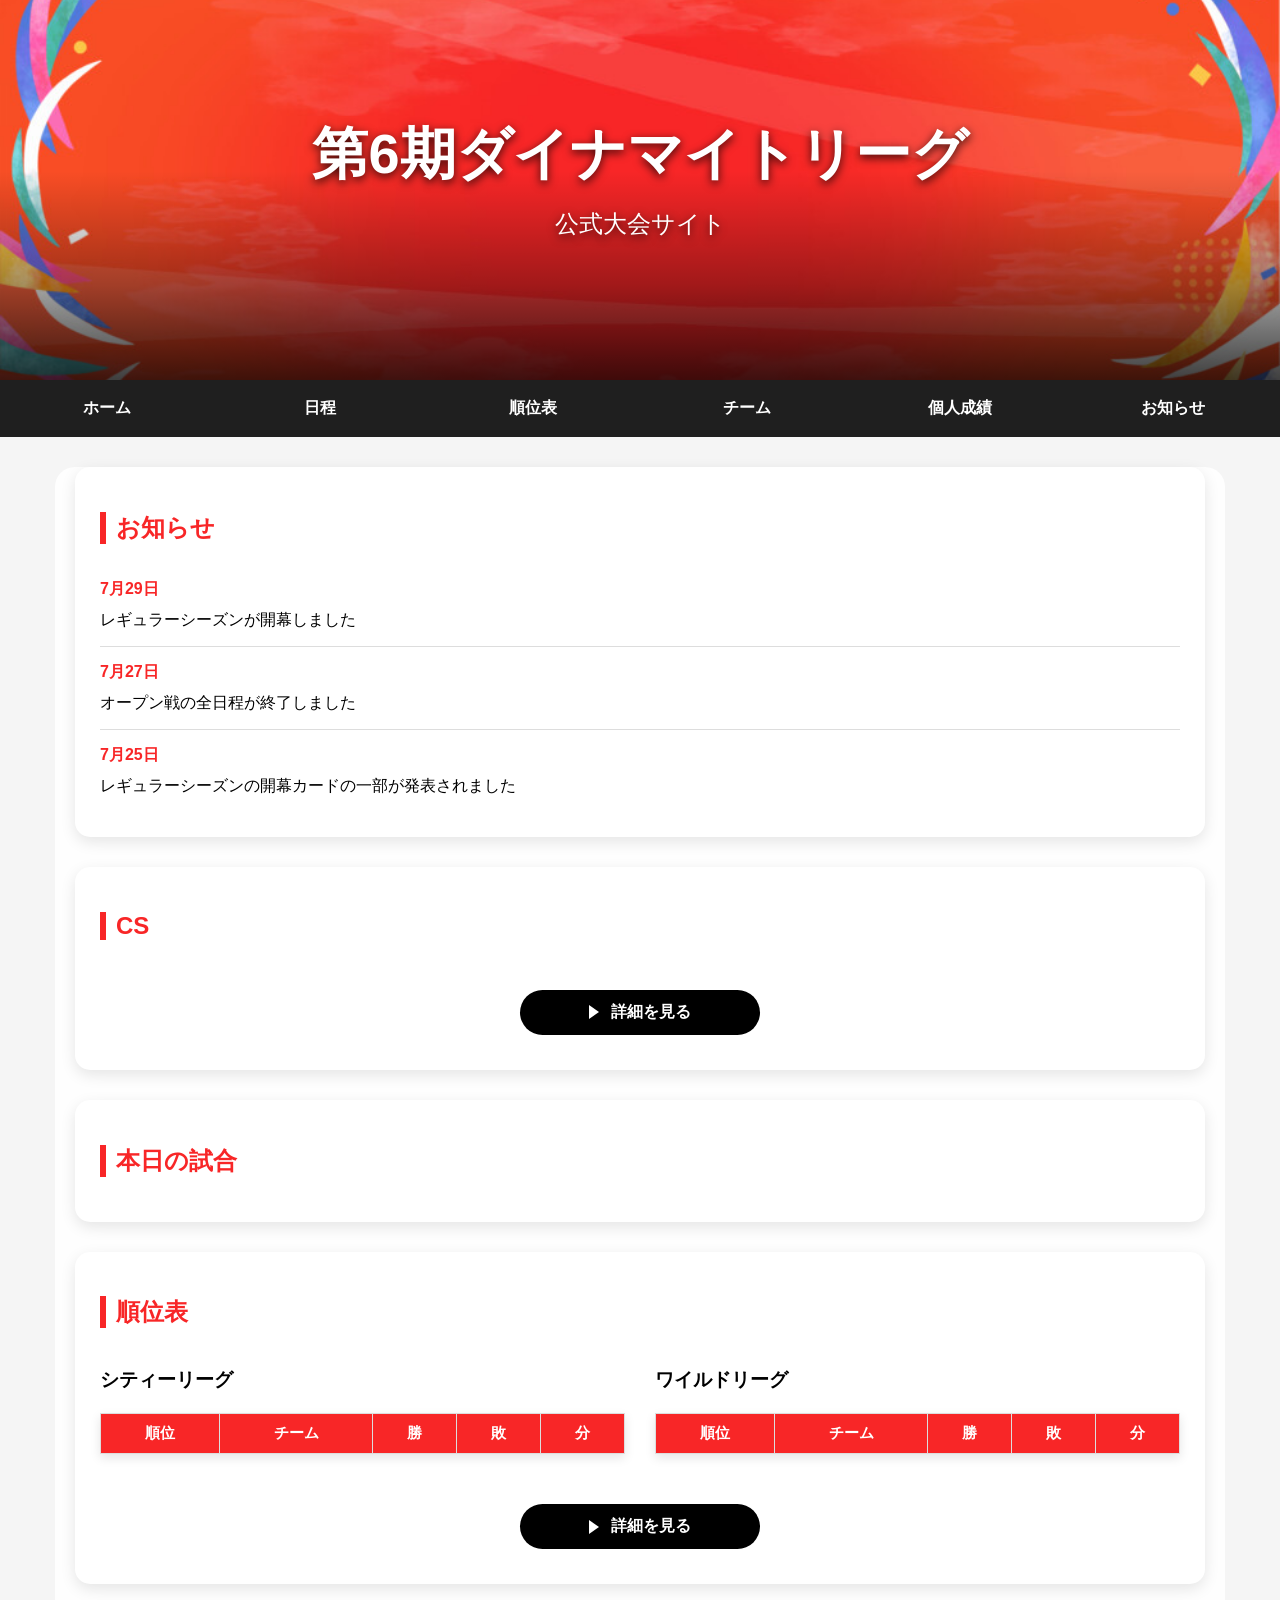
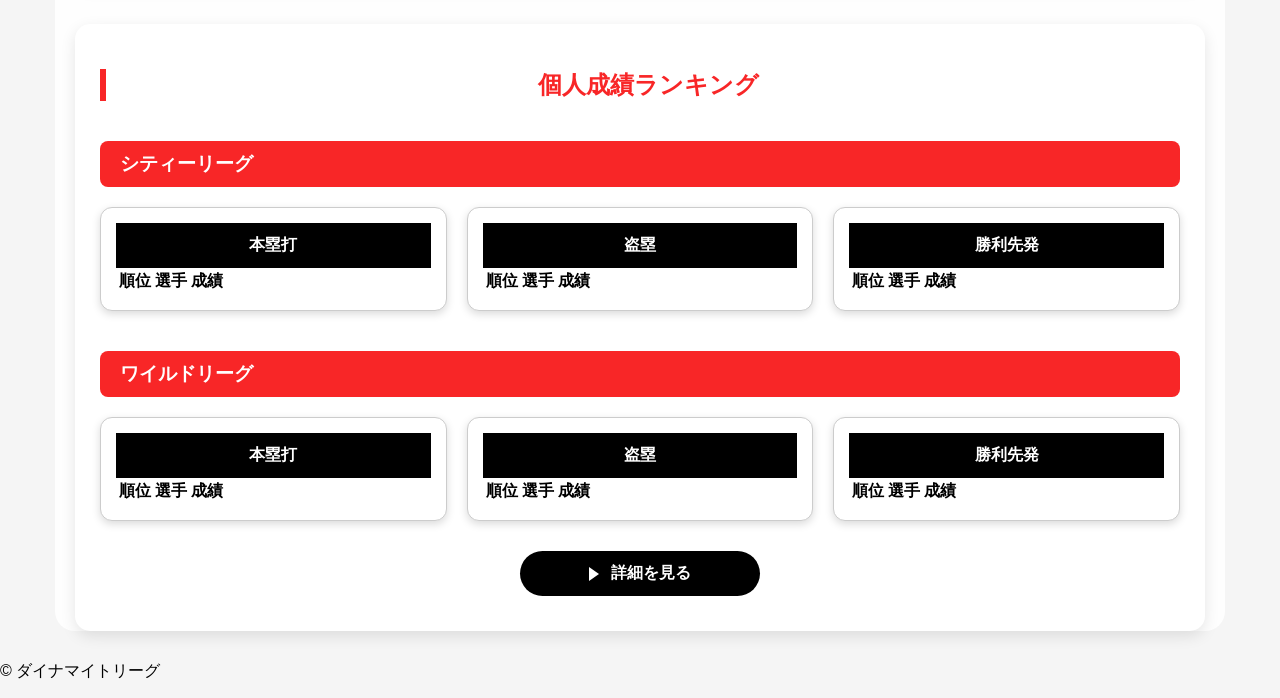
<file: index.html>
<!DOCTYPE html>

<html lang="ja">

<head>

    <meta name="google-site-verification" content="GCEYGaeUpbt89MoZwSYcZkPrJzCIHAXk-UEGBTeOaW4" />

    <meta charset="UTF-8">
    <meta name="viewport" content="width=device-width, initial-scale=1.0">
    <title>第6期ダイナマイトリーグ公式サイト</title>

    <!-- CSSを読み込む -->
    <link rel="stylesheet" href="css/style.css">

</head>

<body>

    <!-- ===== ヘッダー ===== -->
    <header>
        <h1>第6期ダイナマイトリーグ</h1>
        <p>公式大会サイト</p>
    </header>

    <!-- ===== ナビゲーション ===== -->
    <nav>
        <a href="index.html">ホーム</a>
        <a href="schedule.html">日程</a>
        <a href="standings.html">順位表</a>
        <a href="teams.html">チーム</a>
        <a href="player-stats.html">個人成績</a>
        <a href="news.html">お知らせ</a>
    </nav>

    <!-- ===== メイン ===== -->
    <main>
    <div class="container">
        <!-- お知らせ -->
            <section>

                <h2>お知らせ</h2>

                <div id="top-news-list"></div>

            </section>

            <section class="postseason-preview allstar-preview">

            <h2>オールスターゲーム</h2>

                <div id="allstar-preview"></div>

                <a href="allstar.html" class="detail-button">
                    詳細を見る
                </a>

            </section>

            <section class="postseason-preview ds-preview" style="display:none;">

            <h2>ダイナマイトシリーズ</h2>

                <div id="ds-preview-list" style="display:none;"></div>

                <a href="postseason.html?stage=ダイナマイトシリーズ" class="detail-button">
                    詳細を見る 
                </a>

            </section>

            <section class="postseason-preview cs-preview">

            <h2>CS</h2>

                <div id="cs-preview-list"></div>

                <a href="postseason.html?stage=CS" class="detail-button">
                    詳細を見る 
                </a>

            </section>

        <!-- 本日の試合 -->
        <section id="today">

            <h2>本日の試合</h2>

            <div id="matchList"></div>

        </section>

        <!-- 順位表 -->
        <section class="standings-preview">

        <h2>順位表</h2>


        <div class="standings-preview-container">


        <div class="standings-card">
 
        <h3>シティーリーグ</h3>

        <table class="standings-table">

            <thead>
            <tr>
                <th>順位</th>
                <th>チーム</th>
                <th>勝</th>
                <th>敗</th>
                <th>分</th>
            </tr>
            </thead>

            <tbody id="Cityleague-top">
            </tbody>

        </table>

        </div>




        <div class="standings-card">

        <h3>ワイルドリーグ</h3>

        <table class="standings-table">

            <thead>
            <tr>
                <th>順位</th>
                <th>チーム</th>
                <th>勝</th>
                <th>敗</th>
                <th>分</th>
            </tr>
            </thead>

            <tbody id="Wildleague-top">
            </tbody>

        </table>


        </div>

        </div>

        <a href="standings.html" class="detail-button">
            詳細を見る
        </a>


        </section>

        <section class="ranking-section">

<h2>個人成績ランキング</h2>


<h3>シティーリーグ</h3>

<div class="ranking-container">


    <div class="ranking-card">

        <h4>本塁打</h4>

        <table class="player-ranking-table">

            <thead>
                <tr>
                    <th>順位</th>
                    <th>選手</th>
                    <th>成績</th>
                </tr>
            </thead>

            <tbody id="city-homeRun">
            </tbody>

        </table>

    </div>


    <div class="ranking-card">

        <h4>盗塁</h4>

        <table class="player-ranking-table">

            <thead>
                <tr>
                    <th>順位</th>
                    <th>選手</th>
                    <th>成績</th>
                </tr>
            </thead>

            <tbody id="city-steal">
            </tbody>

        </table>

    </div>


    <div class="ranking-card">

        <h4>勝利先発</h4>

        <table class="player-ranking-table">

            <thead>
                <tr>
                    <th>順位</th>
                    <th>選手</th>
                    <th>成績</th>
                </tr>
            </thead>

            <tbody id="city-winningStarter">
            </tbody>

        </table>

    </div>


</div>



<h3>ワイルドリーグ</h3>

<div class="ranking-container">


    <div class="ranking-card">

        <h4>本塁打</h4>

        <table class="player-ranking-table">

            <thead>
                <tr>
                    <th>順位</th>
                    <th>選手</th>
                    <th>成績</th>
                </tr>
            </thead>

            <tbody id="wild-homeRun">
            </tbody>

        </table>

    </div>


    <div class="ranking-card">

        <h4>盗塁</h4>

        <table class="player-ranking-table">

            <thead>
                <tr>
                    <th>順位</th>
                    <th>選手</th>
                    <th>成績</th>
                </tr>
            </thead>

            <tbody id="wild-steal">
            </tbody>

        </table>

    </div>


    <div class="ranking-card">

        <h4>勝利先発</h4>

        <table class="player-ranking-table">

            <thead>
                <tr>
                    <th>順位</th>
                    <th>選手</th>
                    <th>成績</th>
                </tr>
            </thead>

            <tbody id="wild-winningStarter">
            </tbody>

        </table>

    </div>


</div>



<a href="player-stats.html" class="detail-button">
    詳細を見る
</a>


</section>
      
    </div>

    </main>

    <!-- ===== フッター ===== -->
    <footer>

        <p>© ダイナマイトリーグ</p>

    </footer>
    
    <script src="js/site-settings.js"></script>
    <script src="js/teams.js"></script>
    <script src="js/postseasonData.js"></script>
    <!-- <script src="js/matches.js"></script> -->
    <script src="js/cs-preview.js"></script>
    <script src="js/ds-preview.js"></script>
    <script src="js/allstar.js"></script>
    <script src="js/allstar-preview.js"></script>
    <script src="js/matchCard.js"></script>
    <script src="js/postseason.js"></script>
    <script src="js/standings.js"></script>
    <script src="js/spreadsheet.js"></script>
    <script src="js/script.js"></script>
    <script src="js/utils.js"></script> 
    <script src="js/playerStats.js"></script>
    <script src="js/playerStats-top.js"></script>
    <script src="js/news.js"></script>
    <script src="js/news-top.js"></script>
</body>

</html>
</file>
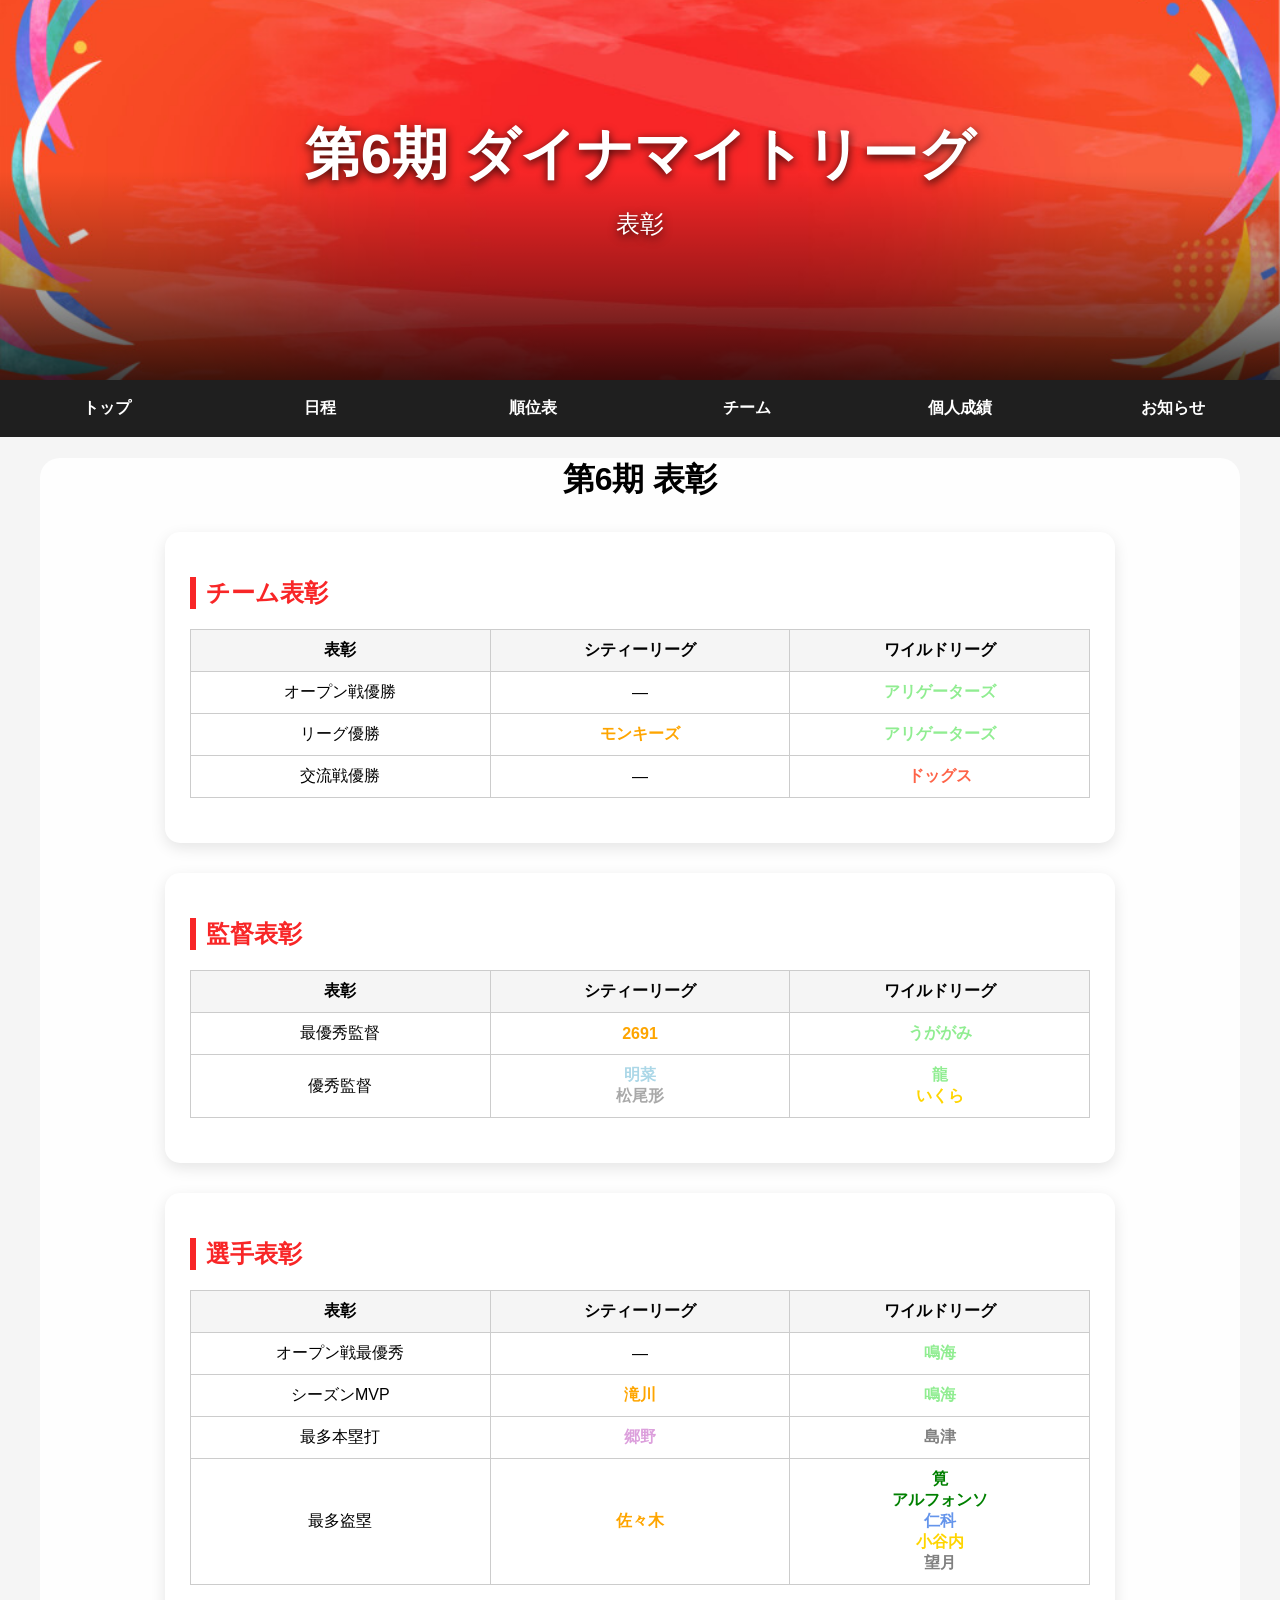
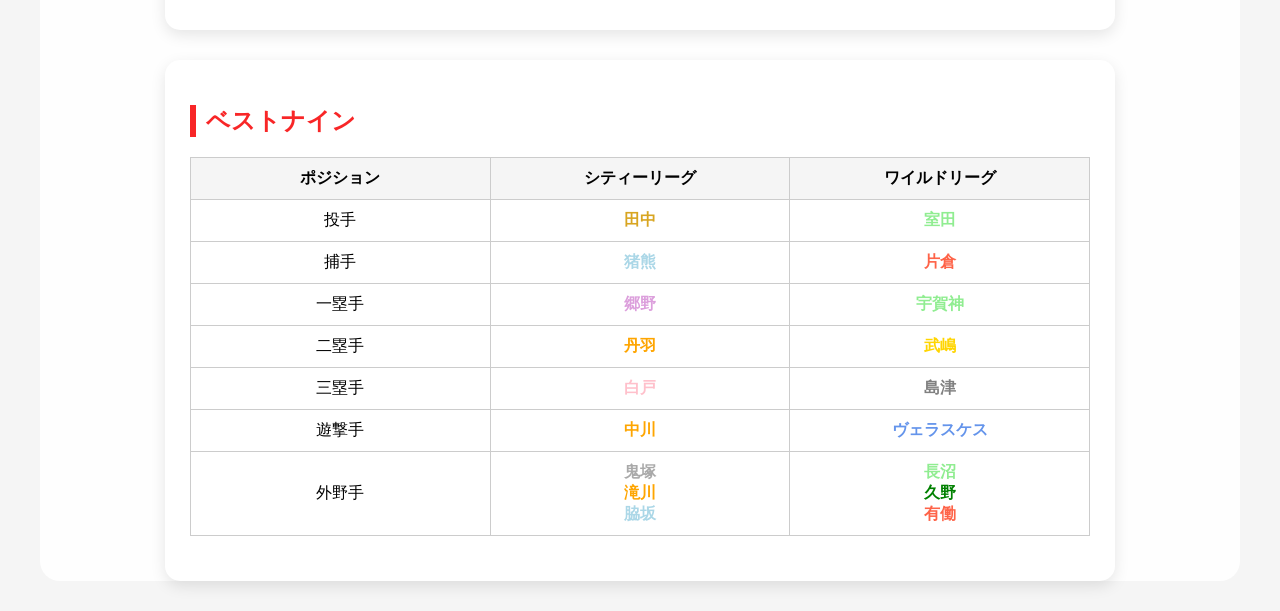
<file: awards.html>
<!DOCTYPE html>
<html lang="ja">

<head>
    <meta charset="UTF-8">
    <meta name="viewport" content="width=device-width, initial-scale=1.0">
    <title>第6期 表彰</title>
    <link rel="stylesheet" href="css/style.css">
</head>

<body>

<header>

    <h1>第6期 ダイナマイトリーグ</h1>

    <p>表彰</p>

</header>

<nav>

    <a href="index.html">トップ</a>
    <a href="schedule.html">日程</a>
    <a href="standings.html">順位表</a>
    <a href="teams.html">チーム</a>
    <a href="player-stats.html">個人成績</a>
    <a href="news.html">お知らせ</a>


</nav>

<main class="container">

    <h1>第6期 表彰</h1>

    <section class="award-section">

        <h2>チーム表彰</h2>

        <table class="award-table">

            <thead>

                <tr>
                    <th>表彰</th>
                    <th>シティーリーグ</th>
                    <th>ワイルドリーグ</th>
                </tr>

            </thead>

            <tbody id="award-team">

            </tbody>

        </table>

    </section>


    <section class="award-section">

        <h2>監督表彰</h2>

        <table class="award-table">

            <thead>

                <tr>
                    <th>表彰</th>
                    <th>シティーリーグ</th>
                    <th>ワイルドリーグ</th>
                </tr>

            </thead>

            <tbody id="award-manager">

            </tbody>

        </table>

    </section>


    <section class="award-section">

        <h2>選手表彰</h2>

        <table class="award-table">

            <thead>

                <tr>
                    <th>表彰</th>
                    <th>シティーリーグ</th>
                    <th>ワイルドリーグ</th>
                </tr>

            </thead>

            <tbody id="award-player">

            </tbody>

        </table>

    </section>



    <section class="award-section">

        <h2>ベストナイン</h2>

        <table class="award-table">

    <thead>

        <tr>
            <th>ポジション</th>
            <th>シティーリーグ</th>
            <th>ワイルドリーグ</th>
        </tr>

    </thead>

    <tbody id="best-nine">

    </tbody>

</table>

    </section>

</main>

<script src="js/teams.js"></script>
<script src="js/awards.js"></script>
<script src="js/awards-page.js"></script>

</body>
</html>
</file>
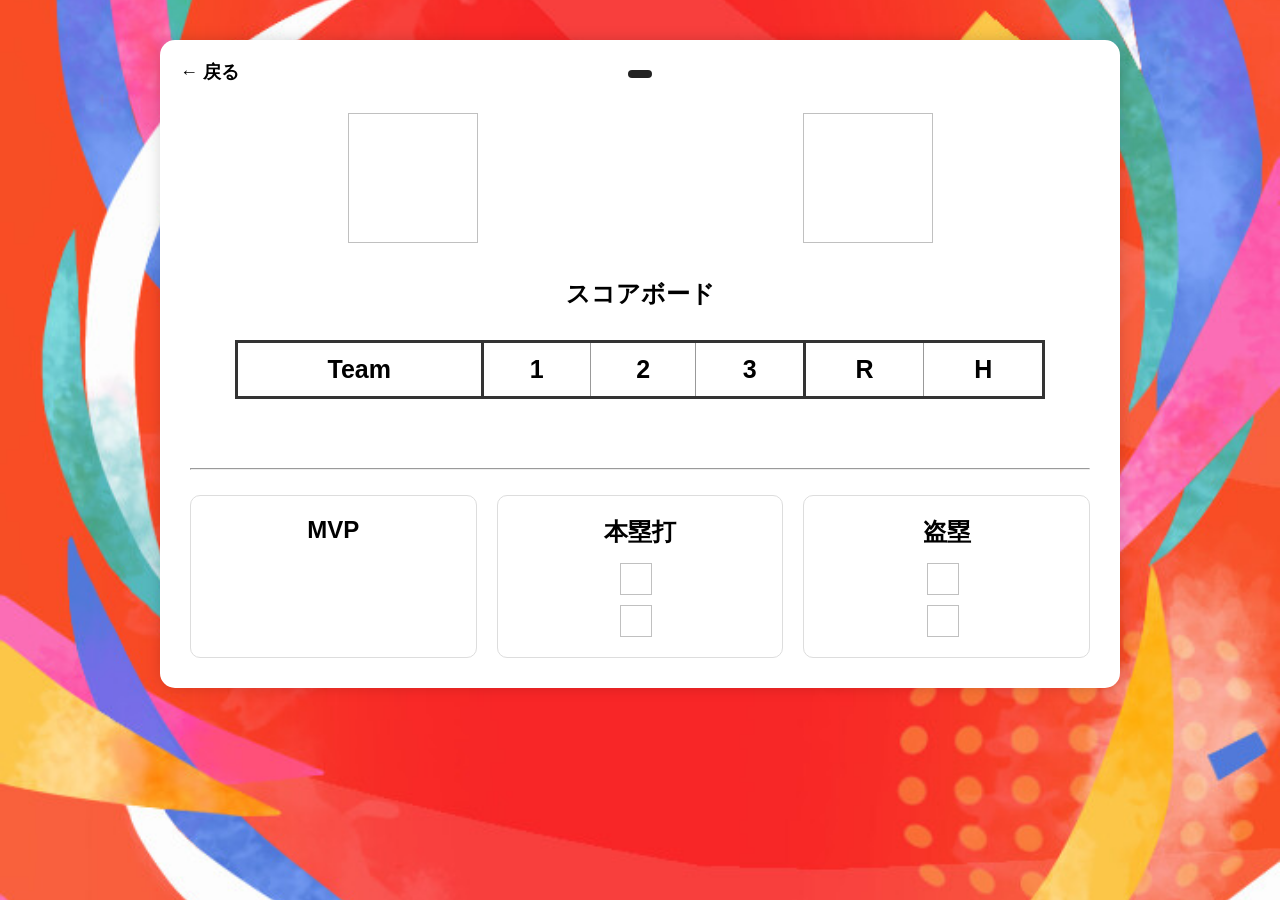
<file: match.html>
<!DOCTYPE html> 
<html lang="ja"> 
    <head> <meta charset="UTF-8"> 
        <title>試合詳細</title> 
    </head> 
    <body class="match-page"> 
    <link rel="stylesheet" href="css/style.css">
    <div class="match-detail">
        
         <a href="javascript:history.back()" class="match-back-button">
            ← 戻る
        </a>

    <div id="league" class="league"></div> 

    <h1 id="title"></h1> 
    <p id="date"></p> 
    <div class="teams"> 
        <div class="team-box"> 
            <img id="homeLogo" class="team-logo"> 
            <div id="homeTeam" class="match-team-name"></div> 
            <div id="homeManager" class="manager"></div> 
            <div id="homeStarter" class="starter"></div> 
            </div> <div class="score" id="score"></div> 
            <div class="team-box"> 
                <img id="awayLogo" class="team-logo"> 
                <div id="awayTeam" class="match-team-name"></div> 
                <div id="awayManager" class="manager"></div> 
                <div id="awayStarter" class="starter"></div> 
            </div> </div> 
        <h2>スコアボード</h2> 
        <table class="scoreboard"> 
            <thead> <tr> <th>Team</th> <th>1</th> <th>2</th> <th>3</th> <th>R</th> <th>H</th> </tr> </thead> 
            <tbody id="scoreboardBody"> </tbody> 
        </table> 
        <div class="status" id="status"></div> 
        <hr> 
            <div class="match-highlights">

    <div class="highlight-box">
        <h3>MVP</h3>
        <p id="mvp"></p>
    </div>


    <div class="highlight-box">
        <h3>本塁打</h3>

        <div class="team-title">
            <img id="homeRunsLogo" class="mini-logo">
            <span id="homeRunsTitle"></span>
        </div>

        <ul id="homeRuns"></ul>


        <div class="team-title">
            <img id="awayRunsLogo" class="mini-logo">
            <span id="awayRunsTitle"></span>
        </div>

        <ul id="awayRuns"></ul>

    </div>


    <div class="highlight-box">
        <h3>盗塁</h3>

        <div class="team-title">
            <img id="homeStealsLogo" class="mini-logo">
            <span id="homeStealsTitle"></span>
        </div>

        <ul id="homeSteals"></ul>


        <div class="team-title">
            <img id="awayStealsLogo" class="mini-logo">
            <span id="awayStealsTitle"></span>
        </div>

        <ul id="awaySteals"></ul>

    </div>

</div>
        
        
        <script src="js/teams.js"></script> 
        <script src="js/utils.js"></script>
        <script src="js/spreadsheet.js"></script>
        <script src="js/match.js"></script> 
    </body> 
    </html>
</file>
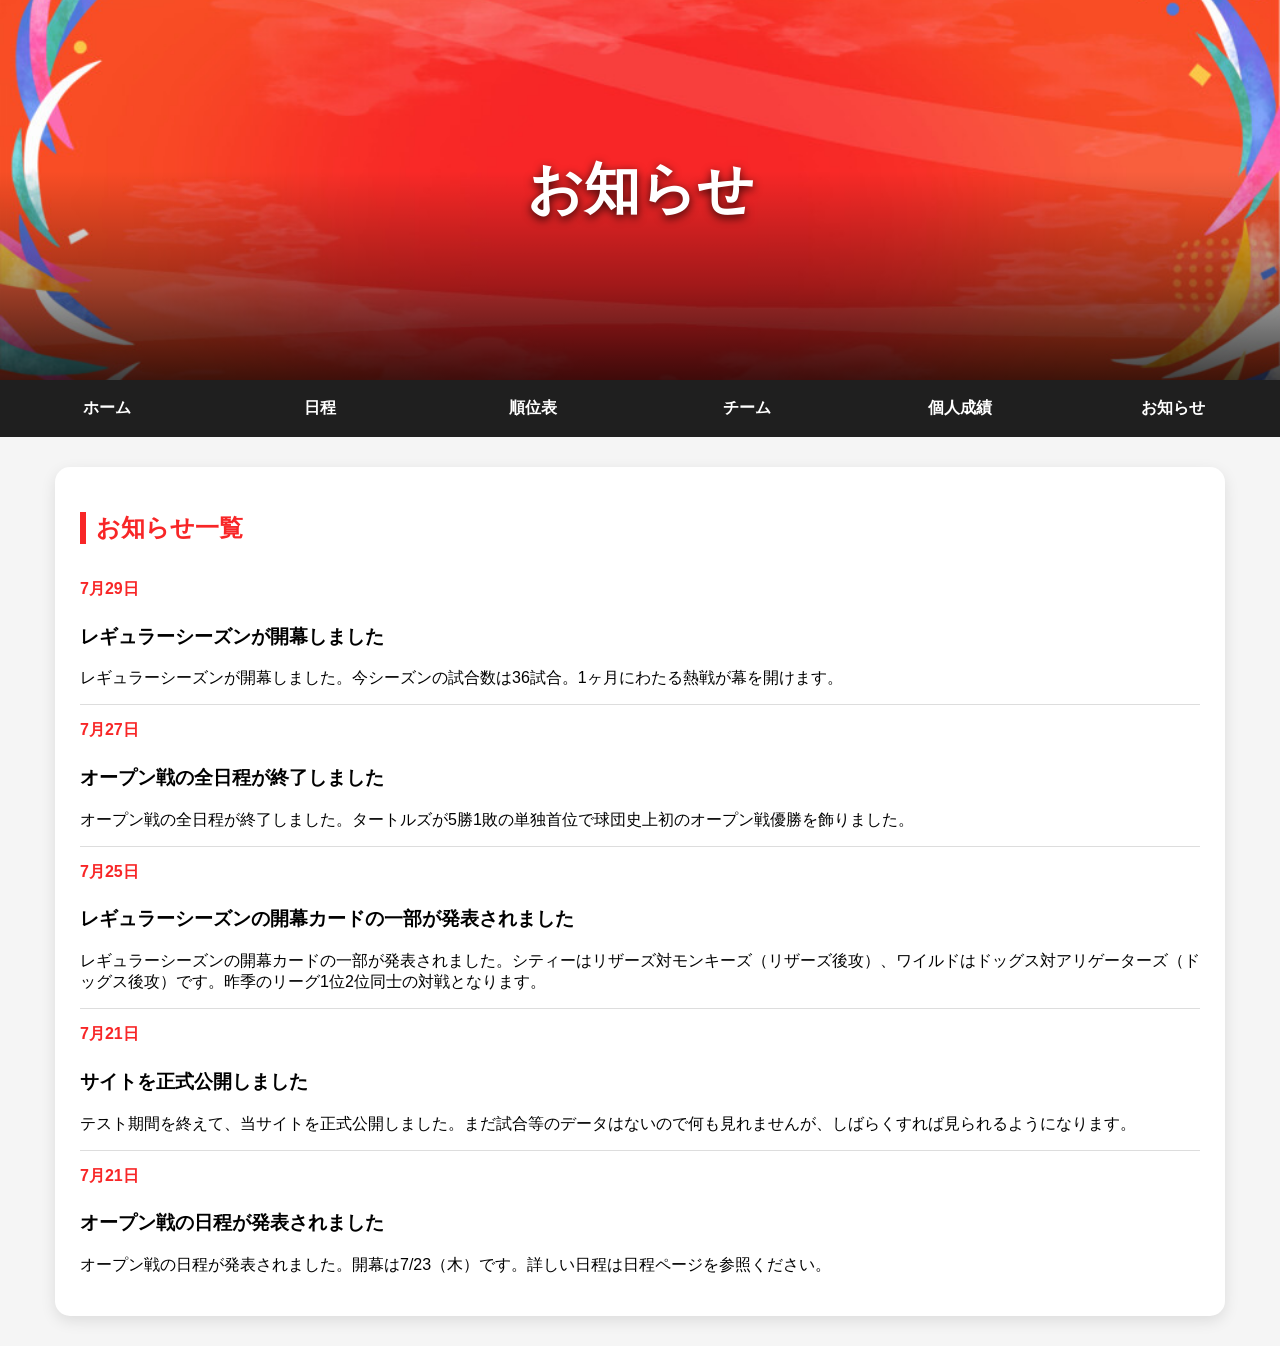
<file: news.html>
<!DOCTYPE html>
<html lang="ja">

<head>

<meta charset="UTF-8">
<meta name="viewport" content="width=device-width, initial-scale=1.0">

<title>お知らせ</title>

<link rel="stylesheet" href="css/style.css">

</head>


<body>


<header>

<h1>お知らせ</h1>

</header>


<nav>
    <a href="index.html">ホーム</a>
    <a href="schedule.html">日程</a>
    <a href="standings.html">順位表</a>
    <a href="teams.html">チーム</a>
    <a href="player-stats.html">個人成績</a>
    <a href="news.html">お知らせ</a>
</nav>


<main>


<section>

<h2>お知らせ一覧</h2>


<div id="news-list">

</div>


</section>


</main>

<script src="js/news.js"></script>
<script src="js/news-page.js"></script>


</body>

</html>
</file>
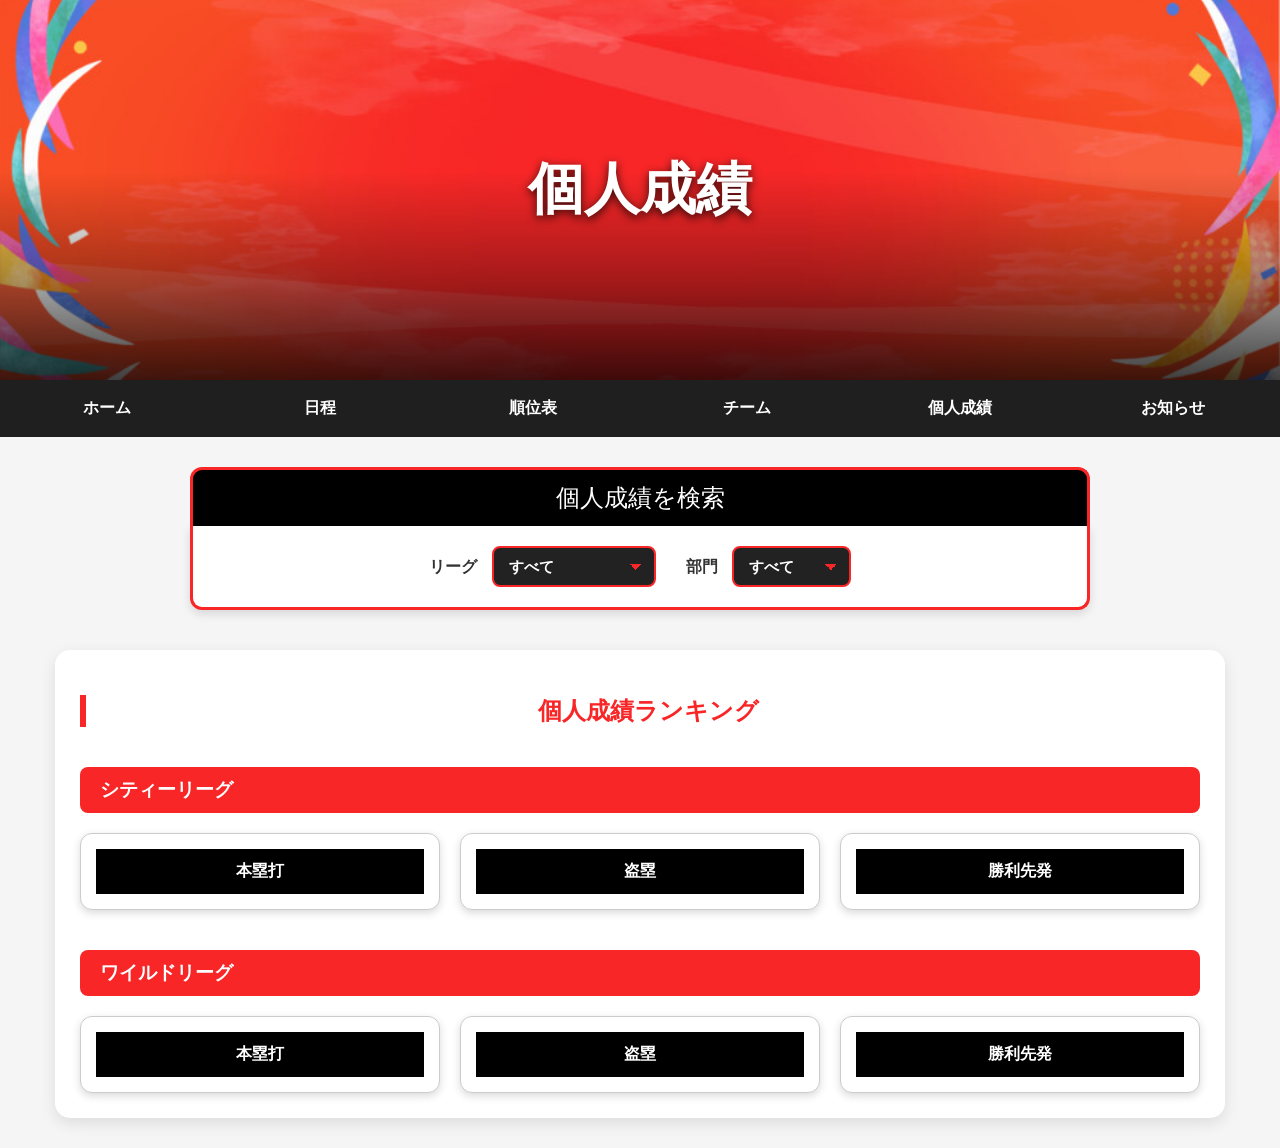
<file: player-stats.html>
<!DOCTYPE html>
<html lang="ja">

<head>

<meta charset="UTF-8">
<meta name="viewport" content="width=device-width, initial-scale=1.0">

<title>個人成績</title>

<link rel="stylesheet" href="css/style.css">

</head>


<body>


<header>

<h1>個人成績</h1>

</header>


<nav>
    <a href="index.html">ホーム</a>
    <a href="schedule.html">日程</a>
    <a href="standings.html">順位表</a>
    <a href="teams.html">チーム</a>
    <a href="player-stats.html">個人成績</a>
    <a href="news.html">お知らせ</a>
</nav>


<main>

<div class="filter-title">
    個人成績を検索
</div>

<div class="filter">

    <label>
        リーグ
        <select id="league-filter">
            <option value="all">すべて</option>
            <option value="シティーリーグ">シティーリーグ</option>
            <option value="ワイルドリーグ">ワイルドリーグ</option>
        </select>
    </label>

    <label>
        部門
        <select id="category-filter">
            <option value="all">すべて</option>
            <option value="hr">本塁打</option>
            <option value="sb">盗塁</option>
            <option value="win">勝利先発</option>
        </select>
    </label>

</div>


<section class="ranking-section">

    <h2>個人成績ランキング</h2>


    <h3>シティーリーグ</h3>

<div class="ranking-container">


    <div class="ranking-card">
        <h4>本塁打</h4>
        <table>
            <tbody id="city-homeRun-ranking"></tbody>
        </table>
    </div>


    <div class="ranking-card">
        <h4>盗塁</h4>
        <table>
            <tbody id="city-steal-ranking"></tbody>
        </table>
    </div>


    <div class="ranking-card">
        <h4>勝利先発</h4>
        <table>
            <tbody id="city-winningStarter-ranking"></tbody>
        </table>
    </div>


</div>



    <h3>ワイルドリーグ</h3>

<div class="ranking-container">


    <div class="ranking-card">

        <h4>本塁打</h4>

        <table>
            <tbody id="wild-homeRun-ranking"></tbody>
        </table>

    </div>


    <div class="ranking-card">

        <h4>盗塁</h4>

        <table>
            <tbody id="wild-steal-ranking"></tbody>
        </table>

    </div>


    <div class="ranking-card">

        <h4>勝利先発</h4>

        <table>
            <tbody id="wild-winningStarter-ranking"></tbody>
        </table>

    </div>


</div>


</section>


</main>


<script src="js/teams.js"></script>
<script src="js/utils.js"></script>
<script src="js/spreadsheet.js"></script>
<script src="js/playerStats.js"></script>
<script src="js/playerStats-page.js"></script>


</body>

</html>
</file>
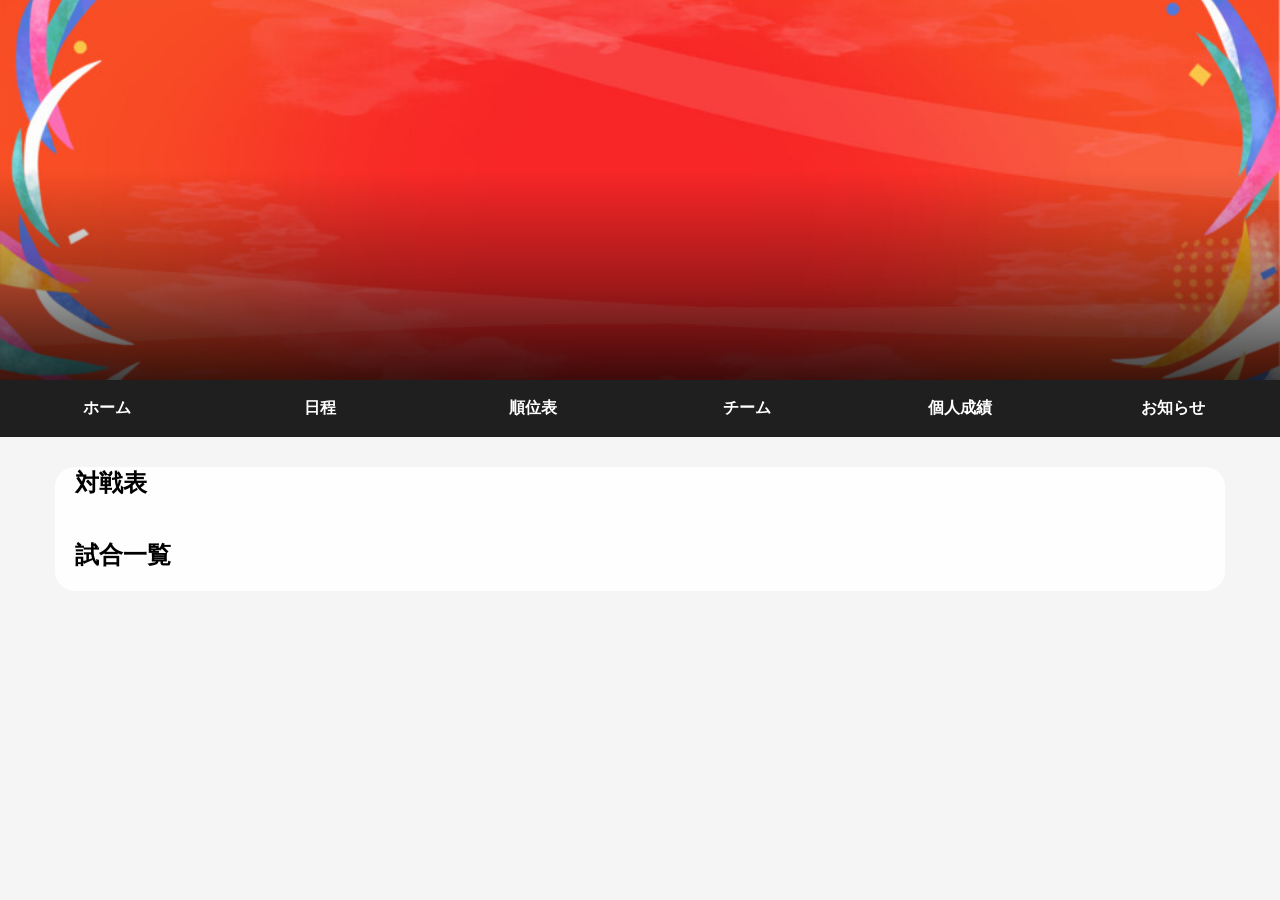
<file: postseason.html>
<!DOCTYPE html>
<html lang="ja">

<head>

    <meta charset="UTF-8">
    <meta name="viewport" content="width=device-width, initial-scale=1.0">
    
    <title>ポストシーズン | ダイナマイトリーグ</title>

    <link rel="stylesheet" href="css/style.css">
</head>

<body>

<header>
    <h1 id="postseason-title"></h1>
</header>


<nav>
    <a href="index.html">ホーム</a>
    <a href="schedule.html">日程</a>
    <a href="standings.html">順位表</a>
    <a href="teams.html">チーム</a>
    <a href="player-stats.html">個人成績</a>
    <a href="news.html">お知らせ</a>
</nav>


<main>

    <div class="container">

        <h2>対戦表</h2>

        <div class="postseason-brackets">

            <div id="postseason-bracket"></div>

        </div>

        <h2>試合一覧</h2>

        <div id="postseason-matches"></div>

    </div>

</main>

<script src="js/site-settings.js"></script>
<script src="js/teams.js"></script>
<script src="js/utils.js"></script>
<script src="js/spreadsheet.js"></script>
<script src="js/matchCard.js"></script>
<script src="js/postseasonData.js"></script>
<script src="js/postseason.js"></script>

</body>

</html>
</file>
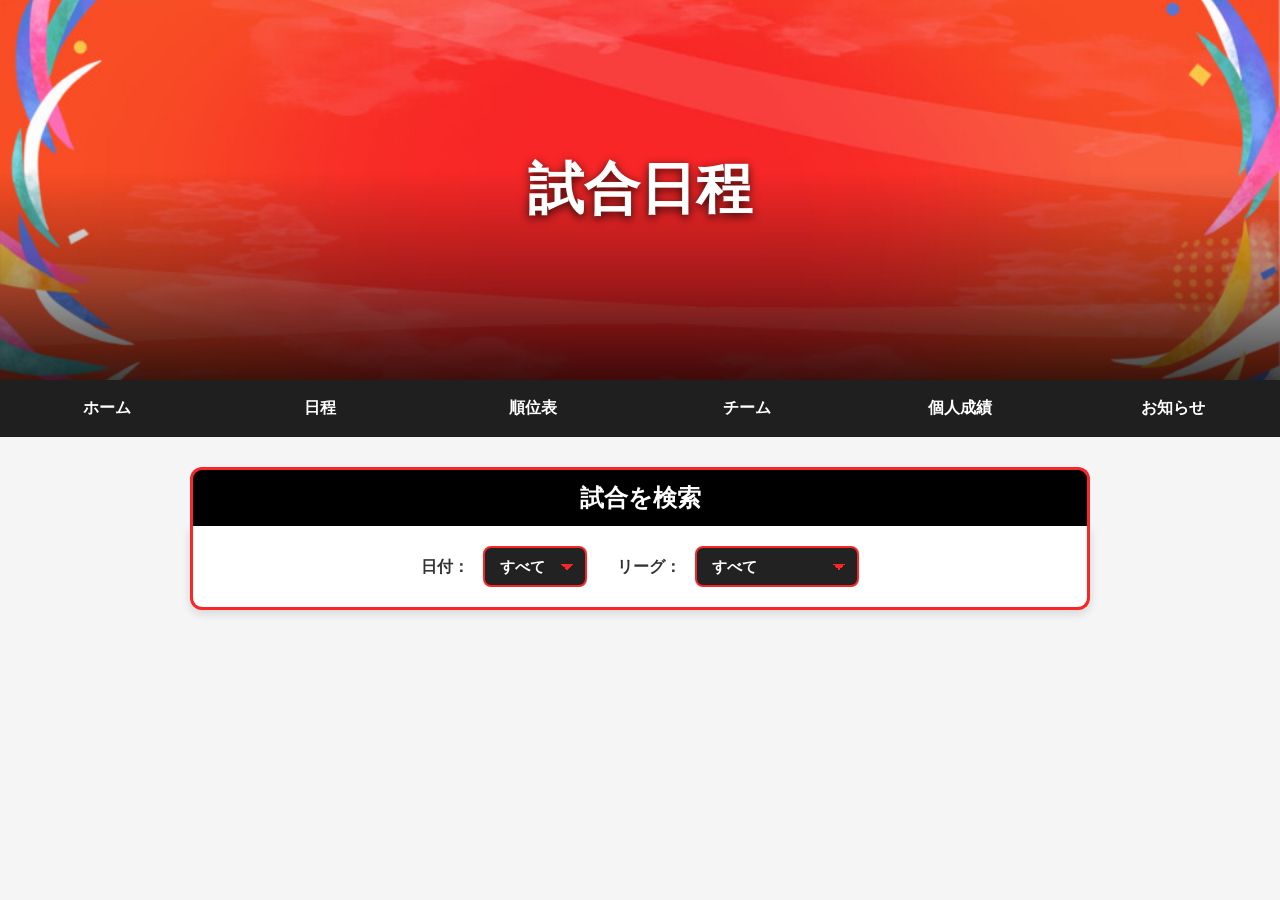
<file: schedule.html>
<!DOCTYPE html>
<html lang="ja">

<head>

<meta charset="UTF-8">
<meta name="viewport" content="width=device-width, initial-scale=1.0">

<title>試合日程</title>

<link rel="stylesheet" href="css/style.css">

</head>


<body>


<header>

<h1>試合日程</h1>

</header>

    <nav>
        <a href="index.html">ホーム</a>
        <a href="schedule.html">日程</a>
        <a href="standings.html">順位表</a>
        <a href="teams.html">チーム</a>
        <a href="player-stats.html">個人成績</a>
        <a href="news.html">お知らせ</a>
    </nav>

<main>

<div id="matchup-header" style="display:none;">
    <h2 id="matchup-title"></h2>
</div>    

<div id="search-area">

    <h2 class="filter-title">試合を検索</h2>

    <div class="filter">

        <label>
            日付：
            <select id="date-filter">
                <option value="all">すべて</option>
            </select>
        </label>


        <label>
            リーグ：
            <select id="league-filter">
                <option value="all">すべて</option>
                <option value="シティーリーグ">シティーリーグ</option>
                <option value="ワイルドリーグ">ワイルドリーグ</option>
                <option value="交流戦">交流戦</option>
                <option value="オープン戦">オープン戦</option>
            </select>
        </label>

    </div>


</div>

    <div class="container">
       <div class="schedule-container">

       <div id="match-list"></div>

       </div>
    </div>
    
</main>



<script src="js/teams.js"></script>
<script src="js/utils.js"></script>
<script src="js/spreadsheet.js"></script>
<script src="js/matchCard.js"></script>
<script src="js/matchList.js"></script>


<script>
window.onload = () => {
    console.log(document.getElementById("match-list").innerHTML);
}
</script>

</body>

</html>
</file>
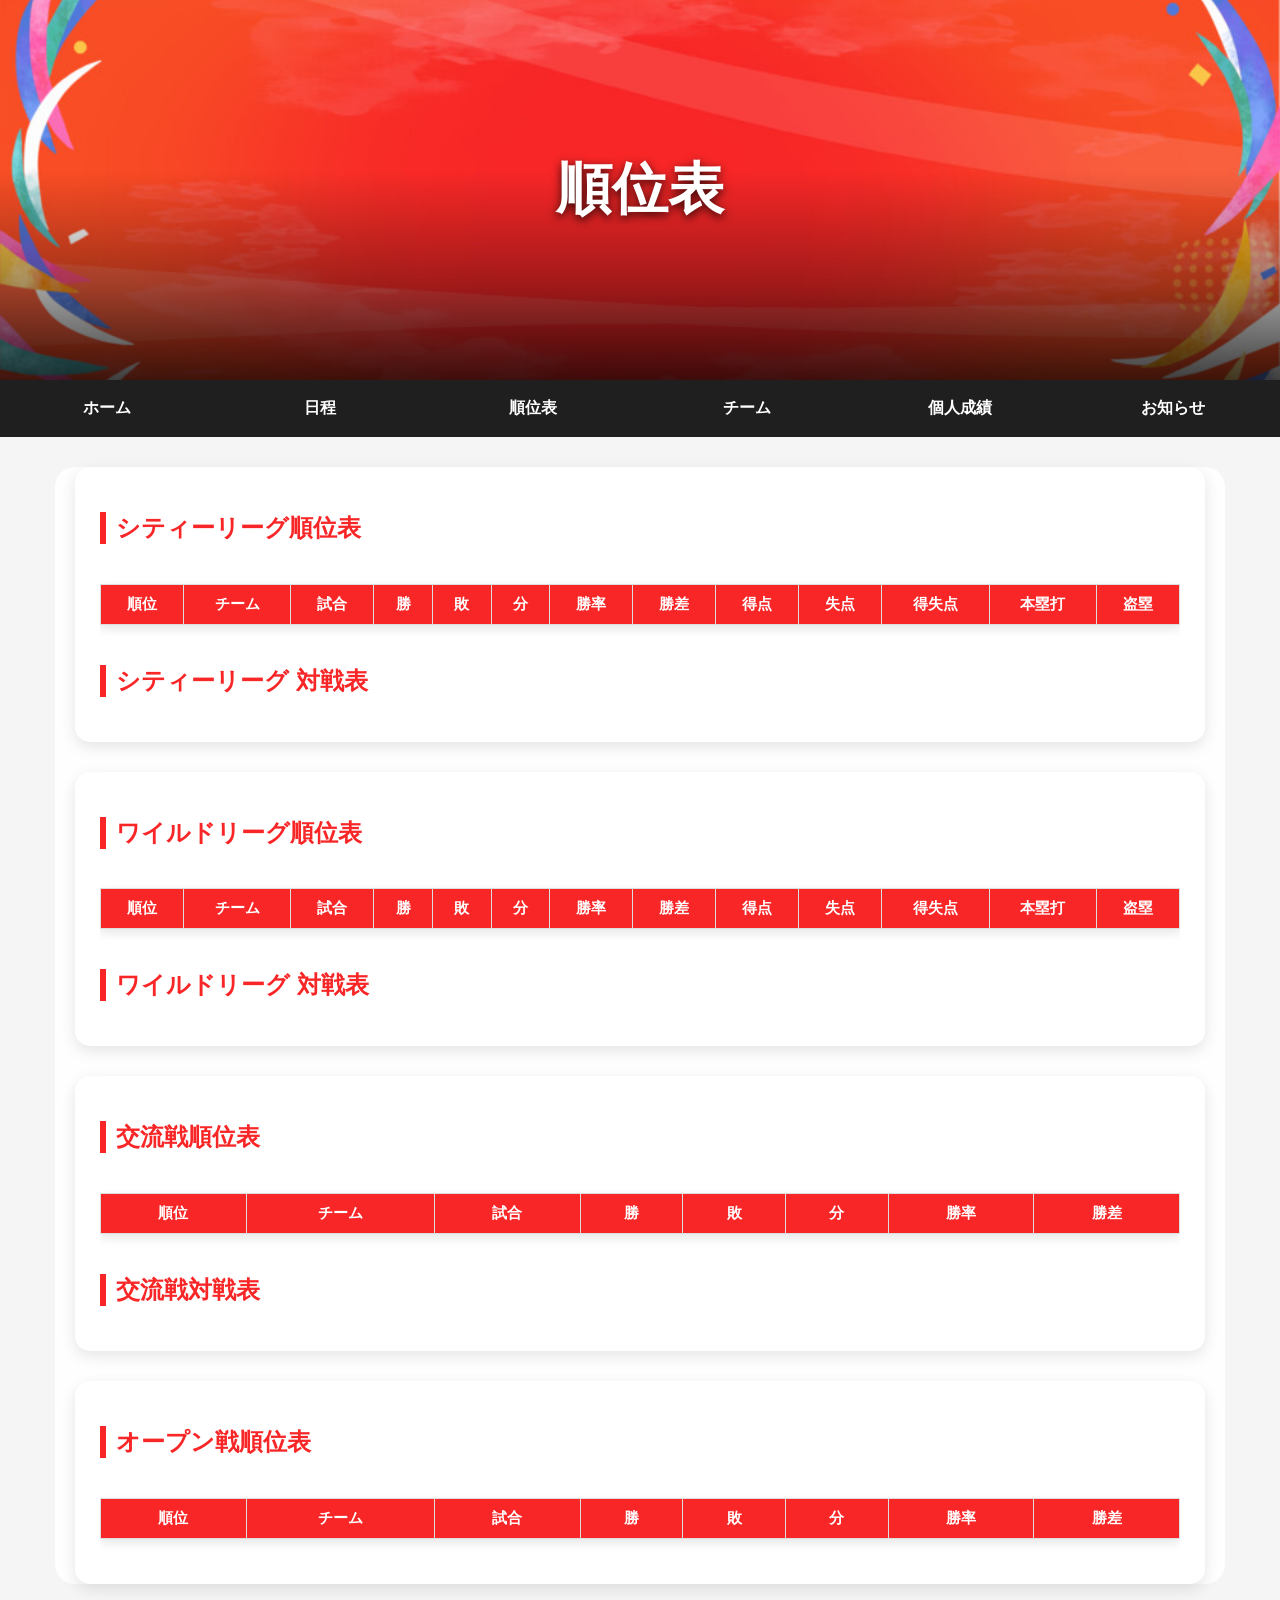
<file: standings.html>
<!DOCTYPE html>
<html lang="ja">

<head>
    <meta charset="UTF-8">
    <meta name="viewport" content="width=device-width, initial-scale=1.0">

    <title>順位表 | ダイナマイトリーグ</title>

    <link rel="stylesheet" href="css/style.css">
</head>

<body>

    <header>
        <h1>順位表</h1>
    </header>

    <nav>
        <a href="index.html">ホーム</a>
        <a href="schedule.html">日程</a>
        <a href="standings.html">順位表</a>
        <a href="teams.html">チーム</a>
        <a href="player-stats.html">個人成績</a>
        <a href="news.html">お知らせ</a>
    </nav>

<main class="standings-page">

    <div class="container standings-container">

        <div class="league-container">

            <section>

                <h2>シティーリーグ順位表</h2>

                <div class="table-wrapper">

                <table class="standings-table">

                    <thead>
                        <tr>
                            <th>順位</th>
                            <th>チーム</th>
                            <th>試合</th>
                            <th>勝</th>
                            <th>敗</th>
                            <th>分</th>
                            <th>勝率</th>
                            <th>勝差</th>                            
                            <th>得点</th>
                            <th>失点</th>
                            <th>得失点</th>
                            <th>本塁打</th>
                            <th>盗塁</th>
                        </tr>
                    </thead>

                    <tbody id="Cityleague-detail"></tbody>

                </table>

                </div>

                <h2>シティーリーグ 対戦表</h2>
                <div id="Cityleague-matchup"></div>


            </section>

            <section>

                <h2>ワイルドリーグ順位表</h2>

                <div class="table-wrapper">

                <table class="standings-table">

                    <thead>
                        <tr>
                            <th>順位</th>
                            <th>チーム</th>
                            <th>試合</th>
                            <th>勝</th>
                            <th>敗</th>
                            <th>分</th>
                            <th>勝率</th>
                            <th>勝差</th>
                            <th>得点</th>
                            <th>失点</th>
                            <th>得失点</th>
                            <th>本塁打</th>
                            <th>盗塁</th>
                        </tr>
                    </thead>

                    <tbody id="Wildleague-detail"></tbody>

                </table>

                </div>

                <h2>ワイルドリーグ 対戦表</h2>
                <div id="Wildleague-matchup"></div>

            </section>

        </div>
        
        <section>
        <h2>交流戦順位表</h2>

        <div class="table-wrapper">

        <table class="standings-table">

        <thead>
        <tr>
            <th>順位</th>
            <th>チーム</th>
            <th>試合</th>
            <th>勝</th>
            <th>敗</th>
            <th>分</th>
            <th>勝率</th>
            <th>勝差</th>
        </tr>
        </thead>

        <tbody id="Interleague-detail"></tbody>

        </table>
        </div>
        <h2>交流戦対戦表</h2>

        <div class="interleague-wrapper">
            <div id="interleague-matchup"></div>
        </div>
        </section>
    
        <section>
        <h2>オープン戦順位表</h2>

        <div class="table-wrapper">

        <table class="standings-table">

        <thead>
        <tr>
            <th>順位</th>
            <th>チーム</th>
            <th>試合</th>
            <th>勝</th>
            <th>敗</th>
            <th>分</th>
            <th>勝率</th>
            <th>勝差</th>
        </tr>
        </thead>

        <tbody id="Openleague-detail"></tbody>

        </table>
        </div>

        </section>

    </div>

</main>

<script src="js/teams.js"></script>
<script src="js/utils.js"></script>
<script src="js/spreadsheet.js"></script>
<script src="js/standings.js"></script>
<script src="js/standings-script.js"></script>

</body>
</html>
</file>
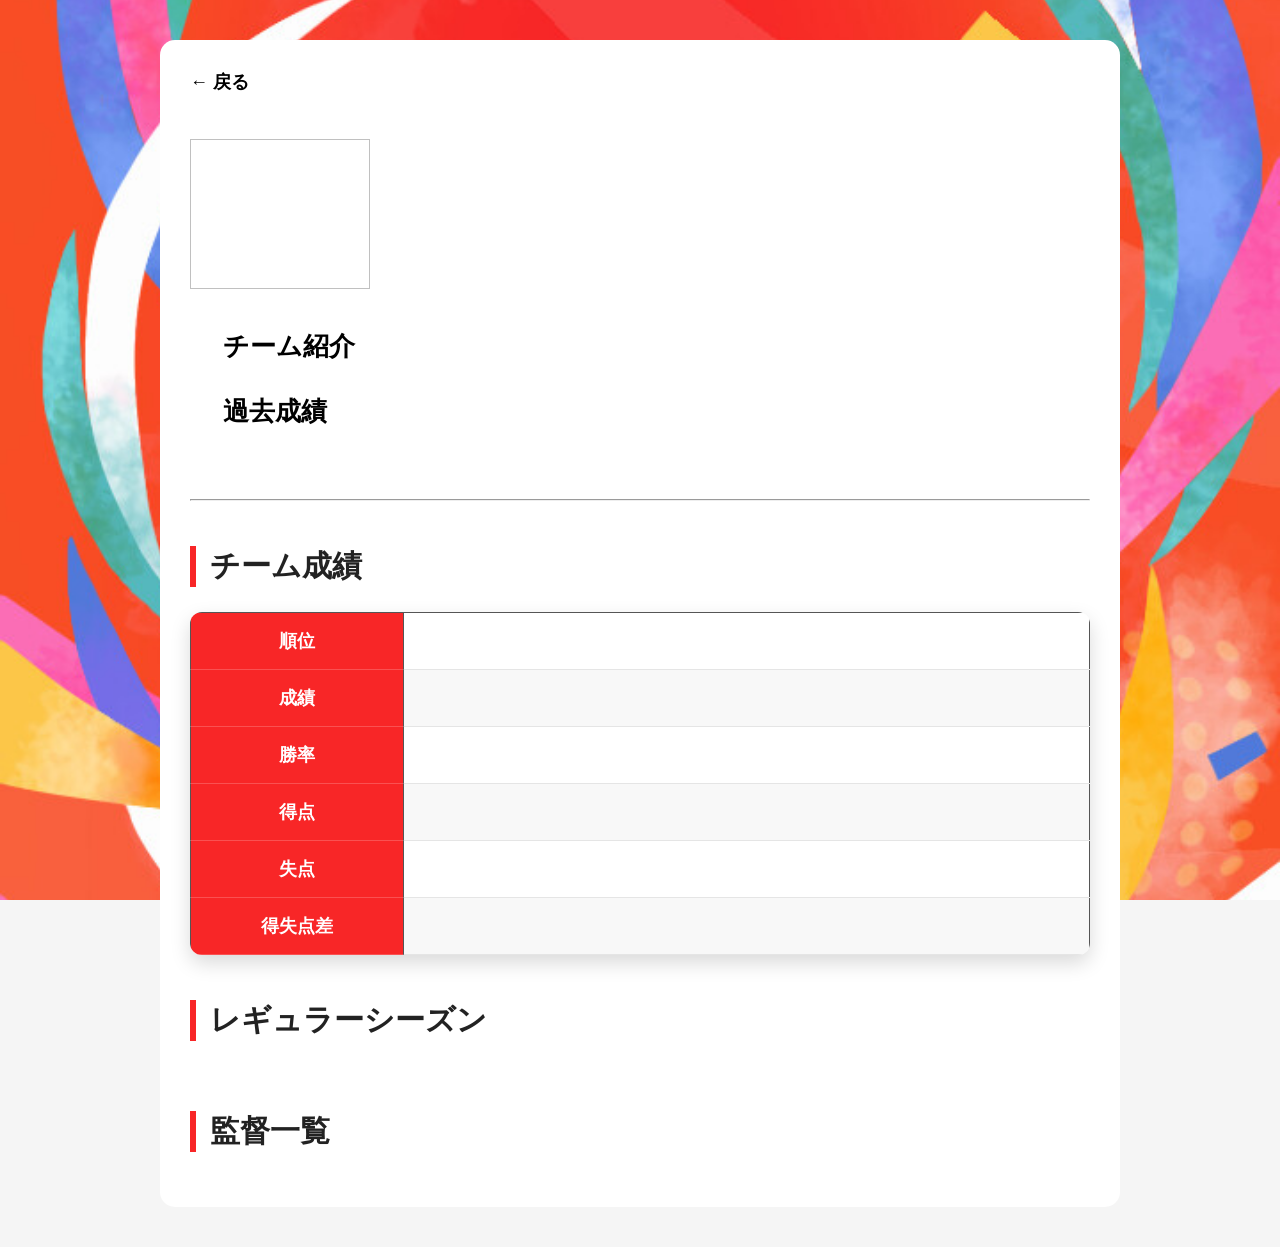
<file: team.html>
<!DOCTYPE html>
<html lang="ja">

<head>

    <meta charset="UTF-8">
    <meta name="viewport" content="width=device-width, initial-scale=1.0">

    <title>チーム詳細</title>

    <link rel="stylesheet" href="css/style.css">

</head>

<body class="team-page">

<main>

    <div class="team-detail">

        <a href="javascript:history.back()" class="team-back-button">
            ← 戻る
        </a>

    <div class="team-top">

    <img id="teamLogo" class="team-logo-large">

    <div class="team-info">

        <h1 id="teamName"></h1>

        <div id="teamLeague" class="league"></div>

    </div>

    </div>

    <div class="team-profile">

    <div class="profile-bar"></div>

    <div class="profile-text">

        <h3>チーム紹介</h3>
        <p id="teamDescription"></p>

        <h3>過去成績</h3>
        <p id="teamHistory"></p>

    </div>

    </div>

    <hr>

    <h2>チーム成績</h2>

    <table class="team-table">

        <tr>
            <th>順位</th>
            <td id="rank"></td>
        </tr>

        <tr>
            <th>成績</th>
            <td id="record"></td>
        </tr>

        <tr>
            <th>勝率</th>
            <td id="rate"></td>
        </tr>

        <tr>
            <th>得点</th>
            <td id="scored"></td>
        </tr>

        <tr>
            <th>失点</th>
            <td id="allowed"></td>
        </tr>

        <tr>
            <th>得失点差</th>
            <td id="diff"></td>
        </tr>

    </table>

    <h2>レギュラーシーズン</h2>

    <div class="season-table-wrapper">
        <div id="seasonTable"></div>
    </div>
    
    <h2>監督一覧</h2>

    <ul id="teamManagers" class="manager-list"></ul>

</div>

</main>

<script src="js/teams.js"></script>
<script src="js/utils.js"></script>
<script src="js/spreadsheet.js"></script>
<script src="js/standings.js"></script>
<script src="js/team.js"></script>

</body>

</html>
</file>
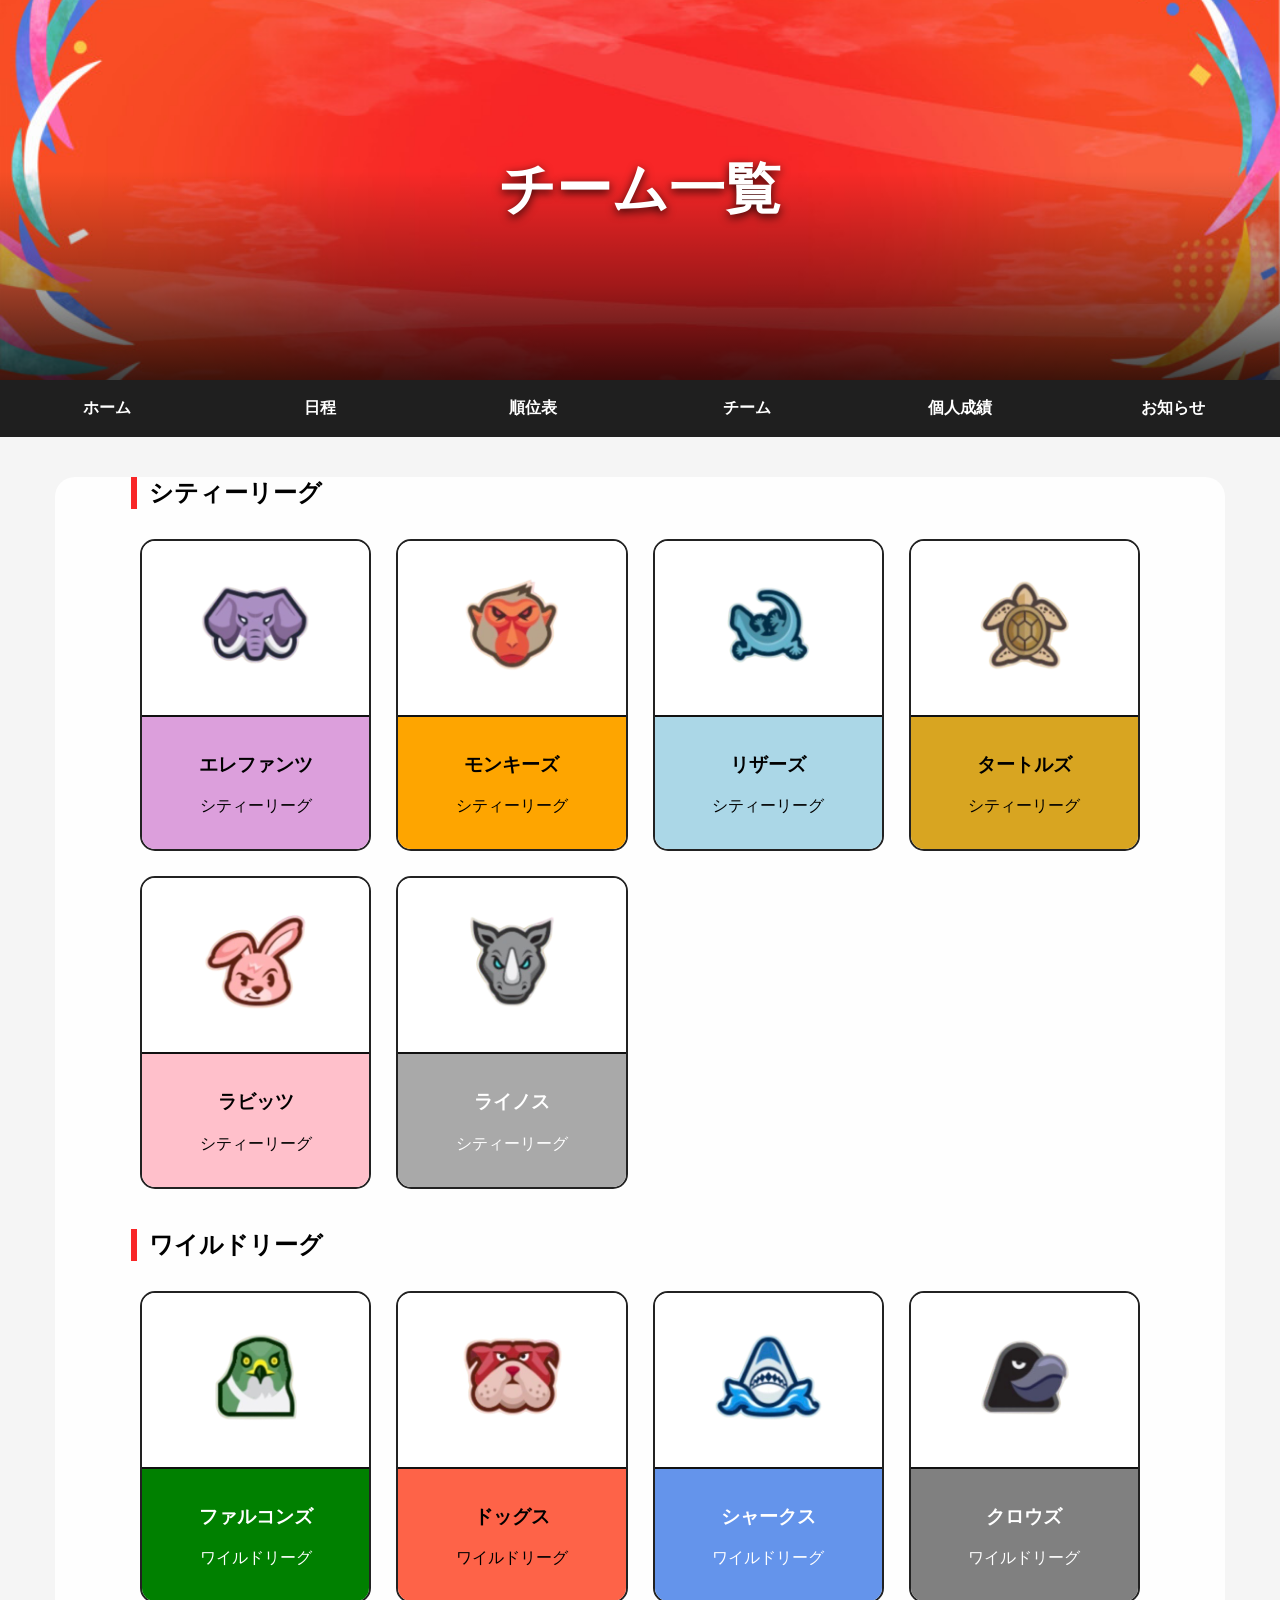
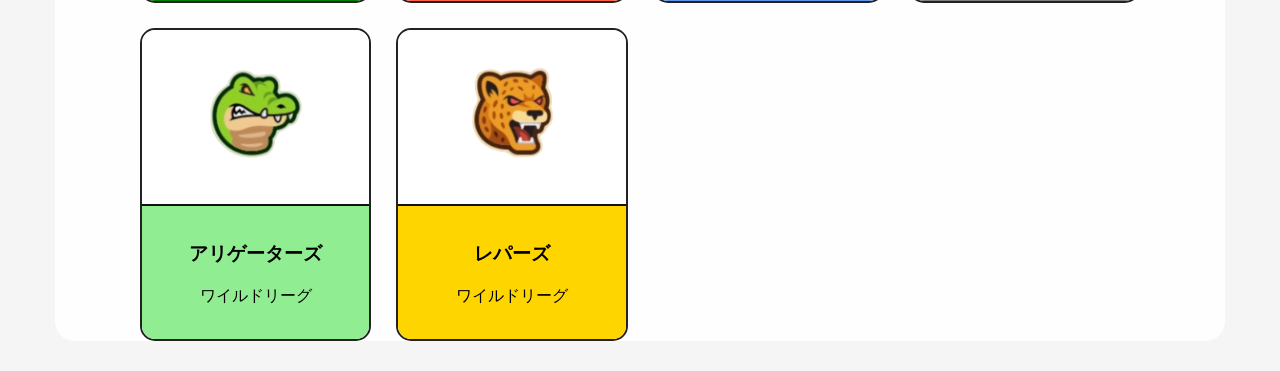
<file: teams.html>
<!DOCTYPE html>
<html lang="ja">

<head>

<meta charset="UTF-8">
<meta name="viewport" content="width=device-width, initial-scale=1.0">

<title>チーム一覧</title>

<link rel="stylesheet" href="css/style.css">

</head>


<body>


<header>

<h1>チーム一覧</h1>

</header>

    <nav>
        <a href="index.html">ホーム</a>
        <a href="schedule.html">日程</a>
        <a href="standings.html">順位表</a>
        <a href="teams.html">チーム</a>
        <a href="player-stats.html">個人成績</a>
        <a href="news.html">お知らせ</a>
    </nav>

<main>

    <div class="container">

    <h2 class="team-league-title">シティーリーグ</h2>
    <div id="city-team-list" class="team-list"></div>

    <h2 class="team-league-title">ワイルドリーグ</h2>
    <div id="wild-team-list" class="team-list"></div>

    </div>
</main>    

<script src="js/teams.js"></script>
<script src="js/teamList.js"></script>
</file>
<file: css/style.css>
/* ページ全体 */
body{
    font-family:sans-serif;
    background:#f5f5f5;
    margin:0;

    -webkit-text-size-adjust:100%;
    text-size-adjust:100%;
}

/* タイトル */
h1{
    text-align:center;
}
/* 試合カード */
.card{
    background:white;
    padding:20px;
    margin:15px auto;
    width:400px;
    border-radius:10px;
    box-shadow:0 0 10px gray;
}

/* ヘッダー */
header{
    position: relative;

    background-image: url("../images/dynamiteleague_landscape_bg.jpg");
    background-size: cover;
    background-position: center;
    background-repeat: no-repeat;

    height: 380px;

    display: flex;
    flex-direction: column;
    justify-content: center;
    align-items: center;

    color: white;
    text-align: center;
}

header::before{
    content: "";

    position: absolute;

    top: 0;
    left: 0;
    width: 100%;
    height: 100%;

    background: linear-gradient(
        to bottom,
        rgba(0,0,0,0) 45%,
        rgba(0,0,0,0.35) 75%,
        rgba(0,0,0,0.75) 100%
    );

    z-index: 1;
}

header h1{
    position: relative;
    z-index: 2;
    margin: 0;
    font-size: 56px;
    text-shadow: 0 3px 10px rgba(0,0,0,0.8);
}


/* サブタイトル */

header p{
    position: relative;
    z-index: 2;
    margin-top: 15px;
    font-size: 24px;
    text-shadow: 0 3px 10px rgba(0,0,0,0.8);
}

/* メイン */
main{
    width: 90%;
    max-width:1200px;
    margin:30px auto;
}

section{
    background:white;
    margin-bottom:30px;
    padding:25px;
    border-radius:15px;
    box-shadow:0 5px 15px rgba(0,0,0,0.1);
}
section h2{
    color:#F82627;
    border-left:6px solid #F82627;
    padding-left:10px;
}

#hero{
    text-align:center;
}

.poster{
    margin:20px auto;
}

.poster img{
    width:100%;
    max-width:900px;
    border-radius:15px;
    box-shadow:0 8px 25px rgba(0,0,0,0.2);
}

/* ===== お知らせ ===== */

.news-item{
    padding:15px 0;
    border-bottom:1px solid #ddd;
}

.news-item:last-child{
    border-bottom:none;
}

.news-item .date{
    display:inline-block;
    font-weight:bold;
    color:#F82627;
    margin-bottom:5px;
}

.news-item p{
    margin:5px 0 0 0;
}


.match-title{

    color:#F82627;

    font-weight:bold;

    margin-bottom:15px;

}



.score{

    color:#F82627;

    font-size:34px;

}

.status{

    margin-top:15px;

    text-align:center;

    color:#666;

}



.match-title {
    font-weight: bold;
    margin-bottom: 8px;
}



.score {
    font-size: 18px;
    font-weight: bold;
}

.winner {
    color: #F82627;
    font-weight: bold;
}
.winner{
    color: #F82627;
    font-weight: bold;
}

.match-date {
    color: #666;
    font-size: 14px;
    margin-bottom: 10px;
}

.status {
    display: inline-block;
    padding: 4px 10px;
    border-radius: 20px;
    font-size: 13px;
    font-weight: bold;
}

.before {
    background-color: #dbeafe;
    color: #1d4ed8;
}

.finished {
    background-color: #e5e7eb;
    color: #374151;
}

.match-detail{
    max-width: 900px;
    margin: 40px auto;
    padding: 30px;

    background: white;

    border-radius: 15px;

    box-shadow: 0 0 15px rgba(0,0,0,0.15);

    text-align: center;
}

.match-detail h1{
    margin-bottom: 10px;
}

.match-detail p{
    color: #666;
}


.team{

    width:30%;

    font-size:30px;

    font-weight:bold;

}

.score{

    width:40%;

    font-size:48px;

    font-weight:bold;

}


.match-header{
    display:flex;
    justify-content:space-between;
    align-items:center;
    margin-bottom:15px;
}

.match-footer{
    display:flex;
    justify-content:space-between;
    align-items:center;
    margin-top:15px;
}

.detail-link{
    color:#F82627;
    font-weight:bold;
}



.match-header {
    display: flex;
    justify-content: space-between;
    align-items: center;
    margin-bottom: 14px;
}

.match-title {
    font-weight: bold;
    font-size: 16px;
}

.match-date {
    font-size: 13px;
    color: #666;
}



.team-logo {
    width: 60px;
    height: 50px;
    object-fit: contain;
    margin-bottom: 6px;
}

.score {
    font-size: 18px;
    font-weight: bold;
    color: #222;
}

.winner {
    font-weight: bold;
    color: #F82627;
}

.status {
    display: inline-block;
    padding: 6px 12px;
    border-radius: 20px;
    font-size: 12px;
    font-weight: bold;
}

.status.before {
    background: #ff9800;
    color: white;
}

.status.live {
    background: #2196F3;
    color: white;
}

.status.finished {
    background: #F82627;
    color: white;
}

.match-footer {
    display: flex;
    justify-content: space-between;
    align-items: center;
    margin-top: 12px;
}

.detail-link {
    text-align: center;
    color: #F82627;
    font-weight: bold;
    margin-top: 10px;
}

.detail-link:hover {
    text-decoration: underline;
}

.team-box {
    display: flex;
    flex-direction: column;
    align-items: center;
    justify-content: center;
}

.team-box span {
    display: block;
    width: 140px;
    text-align: center;
    white-space: nowrap;
    font-size: 18px;
    font-weight: bold;
}

.match-grid {
    display: grid;
    grid-template-columns: repeat(auto-fit, minmax(320px, 1fr));
    gap: 20px;
}

.score {
    font-size: 30px;
    font-weight: bold;
    white-space: nowrap;
}

.winner-text {
    text-align: center;
    color: #F82627;
    font-weight: bold;
    margin-top: 15px;
}

#homeRuns,
#steals {
    list-style: none;
    padding-left: 0;
    margin: 0;
    text-align: center;
}

#homeRuns li,
#steals li {
    text-align: center;
}

.scoreboard {
    width: 90%;
    max-width: 900px;
    margin: 30px auto;
    border-collapse: collapse;
    border: 3px solid #333;   /* 表全体の外枠 */
}

.scoreboard th,
.scoreboard td {
    border: 1px solid #999;    /* マスごとの枠線 */
    padding: 12px;
    text-align: center;
}

.scoreboard th:nth-child(5),
.scoreboard td:nth-child(5) {
    border-left: 3px solid #333;
}

.scoreboard th:first-child,
.scoreboard td:first-child {
    border-right: 3px solid #333;
    font-weight: bold;
}

.away-row td:first-child {
    background-color: #ABD7E7;   /* 水色 */
}

.home-row td:first-child {
    background-color: #DC9FDC;   /* 紫　*/
}

.away-row td:first-child,
.home-row td:first-child {
    font-weight: bold;
}

.match-page {
    background-image: url("../images/dynamiteleague_plain_bg.jpg");
    background-size: cover;
    background-position: center;
    background-attachment: fixed;
}

.container {
    background: rgba(255,255,255,0.92);
    border-radius: 20px;
    padding: 30px;
}

.manager {
    margin-top: 6px;
    font-size: 14px;
    color: #666;
}

.league {
    display: inline-block;
    background: #222;
    color: white;
    padding: 4px 12px;
    border-radius: 20px;
    font-size: 13px;
    font-weight: bold;
    margin-bottom: 10px;
}

.standings-link {
    text-decoration: none;
    color: inherit;
}


.standings-card {
    border: 0;
    padding: 20px;
    border-radius: 15px;
    transition: 0.3s;
}


.standings-card:hover {
    transform: translateY(-5px);
}

.standings-table{
    width:100%;
    border-collapse:collapse;
    background:#fff;
    border-radius:0;
    overflow:hidden;
    box-shadow:0 4px 10px rgba(0,0,0,0.1);
}

.standings-table th{
    background:#F82627;
    color:white;
    padding:12px;
    text-align:center;
    font-size:15px;
}

.standings-table td{
    padding:10px;
    text-align:center;
    border-bottom:1px solid #e5e5e5;
}

.standings-table tr:nth-child(even){
    background:#f8f8f8;
}

.standings-table tr:hover{
    background:#fff3f3;
}

.team-name{
    display:flex;
    align-items:center;
    gap:10px;
    text-align:left;
}

.team-name img{
    width:32px;
    height:22px;
    object-fit:contain;
}

.standings-table{
    width: 100%;
    border-collapse: collapse;
    margin: 20px 0;
    background: #fff;
}

.standings-table th,
.standings-table td{
    border: 1px solid #ddd;
    padding: 10px;
    text-align: center;
}

.standings-table th{
    background-color: #F82627;
    color: white;
    font-weight: bold;
}

.standings-table tbody tr:nth-child(even){
    background-color: #f8f8f8;
}

.standings-table tbody tr:hover{
    background-color: #f1f1f1;
}

.standings-card{
    flex:1;
}



.match-date{

    text-align:center;

    font-weight:bold;

}



.match-teams{

    display:flex;

    justify-content:center;

    align-items:center;

    gap:30px;

}



.match-team{

    text-align:center;

}



.match-team img{

    width:70px;

    height:70px;

    object-fit:contain;

}



.match-score{

    font-size:25px;

    font-weight:bold;

}



.match-status{

    text-align:center;

    margin-top:10px;

}

.starter{
    font-size: 0.9rem;
    color: #666;
    margin-top: 3px;
}

#City-match-list,
#Wild-match-list{
    display: flex;
    flex-direction: column;
    align-items: center;
}

.schedule-date{
    margin: 30px auto 15px;
    max-width: 900px;
    font-size: 1.3rem;
    font-weight: bold;
    border-left: 6px solid #cbae1c;
    padding-left: 10px;
}

.match-grid{
    display: flex;
    justify-content: center;
    gap: 20px;
    flex-wrap: wrap;
}
   

.schedule-grid{
    display: flex;
    gap: 20px;
    flex-wrap: wrap;
    margin-bottom: 30px;
}

#homeRuns,
#awayRuns,
#homeSteals,
#awaySteals{
    list-style: none;
    padding-left: 0;
    margin: 0;
    text-align: center;
}

.team-title{
    display:flex;
    align-items:center;
    justify-content:center;
    gap:8px;

    font-weight:bold;
    margin-top:10px;
}

.mini-logo{
    width:30px;
    height:25px;
    object-fit:contain;
}

/* 絞り込みエリア */

.filter {
    max-width: 900px;
    margin: 30px auto;
    padding: 20px 25px;

    background: #ffffff;
    border-radius: 12px;

    display: flex;
    justify-content: center;
    gap: 30px;
    align-items: center;

    box-shadow: 0 4px 10px rgba(0,0,0,0.12);
}


/* ラベル */

.filter label {

    font-size: 16px;
    font-weight: bold;

    color: #333;

}


/* 試合を検索タイトル */

.filter-title {

    max-width: 900px;
    box-sizing: border-box;

    margin: 30px auto 0;

    padding: 12px;

    text-align: center;

    color: white;

    background: black;

    border: 3px solid #F82627;

    border-bottom: none;

    border-radius: 12px 12px 0 0;

    font-size: 24px;

}


/* 絞り込みボックス */

.filter {

    max-width: 900px;
    box-sizing: border-box;

    margin: 0 auto 30px;

    padding: 20px 25px;

    background: white;

    border: 3px solid #F82627;

    border-top: none;

    border-radius: 0 0 12px 12px;

    display: flex;

    justify-content: center;

    gap: 30px;

    align-items: center;

}


.filter select {

    margin-left: 10px;

    padding: 10px 40px 10px 15px;

    font-size: 15px;

    font-weight: bold;

    color: white;

    background-color: #222;

    border: 2px solid #F82627;

    border-radius: 8px;

    cursor: pointer;

    appearance: none;

    background-image: linear-gradient(45deg, transparent 50%, #F82627 50%),
                      linear-gradient(135deg, #F82627 50%, transparent 50%);

    background-position:
        calc(100% - 18px) 50%,
        calc(100% - 12px) 50%;

    background-size:
        6px 6px,
        6px 6px;

    background-repeat: no-repeat;

}


/* スマホ対応 */

@media(max-width:600px){

    .filter {

        flex-direction: column;

        gap: 15px;

    }


    .filter select {

        width: 180px;

    }

}

.team-list{

    display:grid;

    grid-template-columns:repeat(auto-fit,minmax(220px,1fr));

    gap:25px;

    max-width:1000px;

    margin:30px auto;

}



.team-league-title{
    max-width: 1000px;
    margin: 40px auto 20px;
    padding-left: 12px;
    border-left: 6px solid #F82627;
    color: #000000;
}



.match-detail{
    position: relative;
}




.team-table{

    width:100%;

    border-collapse:collapse;

    margin-top:20px;

}

.team-table th,
.team-table td{

    border:1px solid #555;

    padding:12px;

}

.team-table th{

    width:35%;

    background:#ffffff;

}

.team-detail{

    max-width: 900px;
    margin: 40px auto;
    padding: 30px;

    background:#ffffff;

    background-size: cover;
    background-position: center;

    border-radius: 15px;

    color: #000000;
}

.team-top{

    display:flex;

    align-items:center;

    gap:30px;

    margin-bottom:30px;

}

.team-logo-large{
    width: 180px;
    height: 150px;
    object-fit: contain;
}

.team-info h1{
    font-size: 64px;
    margin: 0 0 15px;
}

.team-info .league{
    display: inline-block;

    padding: 12px 28px;

    border-radius: 999px;

    font-size: 24px;
    font-weight: bold;
}

.team-page{

    background-image:url("../images/dynamiteleague_plain_bg.jpg");

    background-size:cover;

    background-position:center;

    background-attachment:fixed;

}





.team-top{
    display: flex;
    align-items: center;
    gap: 40px;
    margin: 20px 0 40px;
}

.team-profile{

    display:flex;
    gap:25px;

    margin:40px 0;
}

.profile-bar{

    width:8px;

    border-radius:999px;

    background: var(--team-color);

    flex-shrink:0;
}

.profile-text{

    flex:1;
}

.profile-text h3{

    margin-top:0;
    margin-bottom:10px;

    font-size:26px;
}

.profile-text p{

    line-height:1.9;

    margin-bottom:30px;
}

#teamLeague{
    display: inline-block;

    margin-top: 10px;

    color: #666;
    font-size: 22px;
    font-weight: 600;

    background: none;
    padding: 0;
    border-radius: 0;
}

.team-link{
    color: inherit;
    text-decoration: none;
    font-weight: inherit;
}

.team-link:hover{
    text-decoration: underline;
    cursor: pointer;
}

.team-link{
    color: inherit;
    text-decoration: none;
    display: inline-block;
    white-space: nowrap;
}

.team-link:hover{
    text-decoration: underline;
}

.team-table{

    width: 100%;
    border-collapse: collapse;

    margin-top: 25px;

    overflow: hidden;

    border-radius: 12px;

    box-shadow: 0 8px 20px rgba(0,0,0,.15);

}

.team-table th{

    width: 180px;

    background: #F82627;
    color: white;

    padding: 16px;

    font-size: 18px;
    font-weight: bold;

    border-bottom: 1px solid #ffffff33;

}

.team-table td{

    background: #ffffff;

    color: #222;

    text-align: center;

    padding: 16px;

    font-size: 18px;

    border-bottom: 1px solid #e5e5e5;

}

.team-table tr:nth-child(even) td{

    background: #f8f8f8;

}

.team-table tr:hover td{

    background: #fff2f2;

    transition: .2s;

}

.team-detail h2{

    margin-top: 45px;

    padding-left: 14px;

    border-left: 6px solid #F82627;

    font-size: 30px;

    color: #222;

}

.team-card{

    border: 2px solid #222;
    border-radius: 15px;

    overflow: hidden;

    background: #fff;

    transition: .2s;
}

.team-card:hover{

    transform: translateY(-5px);

    box-shadow: 0 10px 20px rgba(0,0,0,.25);

}

.team-card-top{

    background: white;

    padding: 35px 20px;

    text-align: center;

}

.team-card-bottom{

    padding: 15px;

    text-align: center;

    color: white;
}

.team-card-top img{

    width:120px;
    height:100px;

    object-fit:contain;
}

.team-card-bottom{

    border-top: 2px solid #111;

    padding: 16px;
}

.season-table{

    width:100%;
    border-collapse:collapse;

    margin-bottom:30px;

}

.season-table th,
.season-table td{

    border:1px solid #ccc;

    text-align:center;

    padding:10px;

}

.season-table th{

    background:#f7f7f7;

    font-size:14px;

}

.season-table a{

    text-decoration:none;

    color:#0066cc;

}

.season-table a:hover{

    text-decoration:underline;

}

.season-logo{

    width:24px;
    height:20px;

    object-fit:contain;

    vertical-align:middle;

    margin-right:4px;
}

.set-title{

    width:120px;

    background:#f5f5f5;

    font-size:22px;

    font-weight:bold;

    vertical-align:middle;

    text-align:center;

    border-left:5px solid #F82627;

}

.season-score{

    margin-left:8px;

    font-size:15px;

    font-weight:normal;

    color:#444;

}

/* ○×の行 */
.season-result td{
    border-bottom:none;
}

/* 詳細の行 */
.season-detail td{
    border-top:none;
}

.season-result td{

    font-size: 28px;

    font-weight: bold;

    border-bottom: none;

    padding: 18px 10px;

}

.season-score{

    margin-left: 10px;

    font-size: 22px;

    font-weight: bold;

    color: #222;

}

.season-table th,
.season-table td{

    min-width: 100px;

}

.season-table-wrapper{
    overflow-x: auto;
}



.match-detail{
    position: relative;
}

.match-detail{
    position:relative;
}

.team-back-button{

    display: inline-block;

    margin-bottom: 25px;

    color: rgb(0, 0, 0);

    text-decoration: none;

    font-size: 18px;

    font-weight: bold;

}

.team-back-button:hover{

    color: #F82627;

}

.match-detail{
    position: relative;
}

.match-back-button{

    position: absolute;

    top: 20px;
    left: 20px;

    color: rgb(0, 0, 0);

    text-decoration: none;

    font-size: 18px;

    font-weight: bold;

}

.match-back-button:hover{

    color: #F82627;

}

.matchup-table {
    border-collapse: collapse;
    width: 100%;
    text-align: center;
}

.matchup-table th,
.matchup-table td {
    border: 1px solid #ccc;
    padding: 8px;
}


.matchup-team {
    min-width: 90px;
}


.matchup-team img {
    width: 42px;
    height: 35px;
    object-fit: contain;
    display: block;
    margin: auto;
}


.matchup-team span {
    display: block;
    margin-top: 5px;
    font-weight: bold;
    font-size: 13px;
}

.matchup-team .team-link {
    color: inherit;
    text-decoration: none;
    font-weight: bold;
}

.matchup-team .team-link:hover {
    text-decoration: underline;
}

.matchup-link {
    color: inherit;
    text-decoration: none;
    display: block;
}

.matchup-link:hover {
    text-decoration: underline;
}

.ranking-container{

    display: grid;

    grid-template-columns: repeat(3, 1fr);

    gap: 20px;

}


.ranking-card{

    border: 1px solid #ccc;

    padding: 15px;

    border-radius: 10px;

}


.ranking-card h4{

    text-align: center;

    margin-top: 0;

}

@media(max-width:700px){

    .ranking-container{

        grid-template-columns:1fr;

    }

}

/* 個人成績ランキング */

.ranking-section{
    margin-top:40px;
}


.ranking-section h2{
    text-align:center;
    margin-bottom:30px;
}


/* リーグタイトル */

.ranking-section > h3{

    background-color: #F82627;

    color:rgb(255, 255, 255);

    padding:10px 20px;

    border-radius:8px;

    margin-top:40px;

}



/* 3つのカード */

.ranking-container{

    display:grid;

    grid-template-columns:repeat(3,1fr);

    gap:20px;

    margin-top:20px;

}



/* 各ランキングカード */

.ranking-card{

    background:white;

    border-radius:12px;

    overflow:hidden;

    box-shadow:0 3px 8px rgba(0,0,0,0.15);

}



/* 本塁打・盗塁・勝利先発のタイトル */

.ranking-card h4{

    background:#000000;

    color:white;

    text-align:center;

    margin:0;

    padding:12px;

}



/* 表 */

.ranking-table{

    width:100%;

    border-collapse:collapse;

}



.ranking-table td,
.ranking-table th{

    padding:10px;

    text-align:center;

    border-bottom:1px solid #ddd;

}


/* 順位 */

.ranking-table td:first-child{

    width:50px;

    font-weight:bold;

}


/* 選手名 */

.ranking-table td:nth-child(2){

    font-weight:bold;

}


/* 成績 */

.ranking-table td:last-child{

    font-size:18px;

    font-weight:bold;

}



/* スマホ */

@media(max-width:700px){

    .ranking-container{

        grid-template-columns:1fr;

    }

}

/* 詳細を見るボタン */

.detail-button{
    display:block;
    width:200px;
    margin:30px auto 10px;
    padding:12px 20px;
    background:#000000;
    color:white;
    text-align:center;
    text-decoration:none;
    font-weight:bold;
    border-radius:25px;
    transition:0.3s;
}


.detail-button::before{
    content:"";
    display:inline-block;
    margin-right:8px;
    border-top:7px solid transparent;
    border-bottom:7px solid transparent;
    border-left:10px solid white;
    vertical-align:middle;
}


.detail-button:hover{
    background:#F82627;
    transform:translateY(-2px);
}



@media (max-width:700px){

    header{

        height:180px;

        padding:20px;

    }

    header h1{

        font-size:48px;

    }

}



.schedule-grid{
    display:flex;
    flex-wrap:wrap;
    width:100%;
}

.schedule-grid{
    display:flex;
    flex-wrap:wrap;
    width:100%;
    justify-content:stretch;
}

/* ===== ナビゲーション ===== */

nav{
    display: grid;
    grid-template-columns: repeat(6, 1fr);

    background: #1f1f1f;

    width: 100%;
}

nav a{
    display: flex;
    justify-content: center;
    align-items: center;

    padding: 18px 10px;

    color: #fff;
    text-decoration: none;
    font-weight: bold;

    transition: .25s;
}

nav a:link,
nav a:visited{
    color:#fff;
}

nav a:hover,
nav a:active{
    background:#F82627;
}


/* ===== スマホ ===== */

@media (max-width:700px){

    nav{

        grid-template-columns:repeat(3,1fr);

    }

    nav a{

        padding:14px 8px;
        font-size:15px;

    }

}

/* ===== 試合カード チーム表示 ===== */

.teams{

    display:grid;

    grid-template-columns:1fr auto 1fr;

    align-items:center;

    gap:5px;

}


.team-box{

    display:flex;

    flex-direction:column;

    align-items:center;

    min-width:0;

}


.team-logo{

    width:60px;

    height:50px;

    object-fit:contain;

    margin-bottom:6px;

}


.team-link{

    font-size:14px;

}


.team-link{

    color:inherit;

    text-decoration:none;

    font-weight:bold;

    white-space:nowrap;

}


.team-link:hover{

    text-decoration:underline;

}


.score{

    font-size:30px;

    font-weight:bold;

    color:#222;

    white-space:nowrap;

}



/* スマホ */

@media(max-width:700px){

    .teams{

        grid-template-columns:1fr auto 1fr;

        gap:10px;

    }


    .team-logo{

        width:55px;

        height:45px;

    }


    .score{

        font-size:22px;

    }

}

.match-card{

    width:100%;

    padding:12px;

    background:white;

    border-radius:15px;

    box-sizing:border-box;

    box-shadow:0 4px 14px rgba(0,0,0,.12);

}

@media (max-width:700px){

    .match-card{

        max-width:none;

    }

}



.schedule-container{
    width:100%;
}

.schedule-grid{

    display:grid;

    grid-template-columns:repeat(4, minmax(0, 1fr));

    gap:15px;

}

@media(max-width:700px){

    .schedule-grid{

        grid-template-columns:1fr;

    }

}

.team-logo{

    width:40px;

    height:40px;

    object-fit:contain;

}

#matchList{

    display:grid;

    grid-template-columns:repeat(4, minmax(0,1fr));

    gap:15px;

    max-width:1200px;

    margin:0 auto;

}

@media(max-width:700px){

    #matchList{

        grid-template-columns:1fr;

    }

}

.container{

    width:100%;

    max-width:1200px;

    margin:0 auto;

    padding:0 20px;

    box-sizing:border-box;

}

.league-container{

    width:100%;

    max-width:100%;

    box-sizing:border-box;

}

#Cityleague-matchup{

    overflow-x:auto;

    width:100%;

}

#Wildleague-matchup{

    overflow-x:auto;

    width:100%;

}

.matchup-table{

    min-width:700px;

}

.table-wrapper{

    display:block;

    width:100%;

    max-width:100%;

    overflow-x:auto;

    -webkit-overflow-scrolling:touch;

    box-sizing:border-box;

}

@media(max-width:700px){

    .standings-page .standings-table th,
    .standings-page .standings-table td{

        font-size:13px;

        padding:10px 6px;

    }

}

.standings-card{

    background:none;

    box-shadow:none;

    padding:0;

}

.standings-container{

    width:100%;

    max-width:1400px;

    margin:0 auto;

    padding:0 20px;

    box-sizing:border-box;

}

@media(max-width:700px){

    .matchup-table{

        width:auto;

        table-layout:fixed;

        min-width:0;

    }


    .matchup-table th,
    .matchup-table td{

        width:50px;

        min-width:50px;

        max-width:50px;

        height:40px;

        padding:3px;

        font-size:9px;

        text-align:center;

    }


    .matchup-table .matchup-team img{

        width:18px;

        height:18px;

    }


    .matchup-table .team-link{

        font-size:7px;

    }

}

@media(max-width:700px){

    .standings-table th:not(:nth-child(2)),
    .standings-table td:not(:nth-child(2)){

        min-width:45px;

    }


    .standings-table th:nth-child(2),
    .standings-table td:nth-child(2){

        min-width:100px;

    }

}

@media(max-width:700px){

    .team-top{

        display:flex;

        flex-direction:column;

        align-items:center;

        text-align:center;

    }


    .team-logo-large{

        width:180px;

        height:150px;

        margin-bottom:10px;

    }


    .team-info{

        display:flex;

        flex-direction:column;

        align-items:center;

    }


    #teamName{

        font-size:40px;

        margin:5px 0;

    }


    #teamLeague{

        font-size:14px;

        margin:5px 0;

    }

}

#record span{
    margin-right:8px;
}


@media(max-width:700px){

    #record{

        display:flex;

        flex-direction:column;

        gap:3px;

    }


    #record span{

        margin-right:0;

    }

}

@media(max-width:700px){

    .team-table{

        font-size:11px;

    }


    .team-table th,
    .team-table td{

        padding:3px 5px;

    }

}

.season-table-wrapper{

    overflow-x:auto;

}


.season-table{

    border-collapse:collapse;

    width:max-content;

}


.season-table th,
.season-table td{

    padding:6px;

    text-align:center;

}


@media(max-width:700px){

    .season-table{

        font-size:10px;

    }


    .season-table th,
    .season-table td{

        padding:2px;

    }


    .season-logo{

        width:15px;

        height:15px;

    }


    .set-title{

        font-size:10px;

        width:35px;

    }

}


.match-page .match-team-name{

    font-size:32px;

    font-weight:900;

}


.match-page .team-logo{

    width:130px;

    height:130px;

}


.match-page .manager,
.match-page .starter{

    font-size:20px;

    font-weight:bold;

    color:#000000;

}


.match-page .score{

    font-size:50px;

    font-weight:900;

}

.match-page .match-team-name a{

    font-size:32px;

    font-weight:900;

    text-decoration:none;

}

@media(max-width:700px){

    header h1{
        font-size: 28px;
    }

}

@media (max-width:700px){

    .league-container{

        display:grid;

        grid-template-columns:1fr;

        gap:30px;

    }

}

main{
    width:100%;
    max-width:1200px;
    margin:30px auto;
    padding:0 15px;
    box-sizing:border-box;
}

@media (max-width:700px){

    .table-wrapper{
        width:100%;
        max-width:100%;
        overflow-x:auto;
        overflow-y:hidden;
        box-sizing:border-box;
    }

    .standings-table{
        width:max-content;
        min-width:100%;
    }

}

@media (max-width:700px){

    section{
        width:100%;
        max-width:100%;
        min-width:0;
        box-sizing:border-box;
        overflow:hidden;
    }

}


@media (max-width:700px){

    main{
        width:100%;
        padding:0 8px;
        box-sizing:border-box;
    }

    section{
        padding:10px;
    }

    .container{
        padding:0;
    }

}

@media (max-width:700px){

    section{
        padding:8px;
    }

    .container{
        padding:0 8px;
    }

    .standings-table th,
    .standings-table td{
        font-size:8px;
        padding:1px;
    }

}

@media (max-width:700px){

    main{
        width:100%;
        padding:0 8px;
        box-sizing:border-box;
    }
}

@media (max-width:700px){

    .standings-preview .standings-table{
        table-layout:auto;
        width:100%;
    }

    .standings-preview .standings-table th,
    .standings-preview .standings-table td{
        padding:0;
        margin:0;
        line-height:1.1;
        font-size:9px;
    }

}

@media (max-width:700px){

    .standings-preview .team-name{
        gap:2px;
    }

    .standings-preview .team-name img{
        width:16px;
        height:12px;
    }

}

/* PC */
.standings-container{
    display: block;
}

.standings-card{
    flex: 1;
}

@media (max-width:700px){

    .standings-container{
        display: block;
    }

}

@media(max-width:700px){

    .standings-page .standings-table th,
    .standings-page .standings-table td{

        font-size:13px;
        padding:10px 6px;
        font-weight:bold;

    }

}

@media(max-width:700px){

    .standings-page .table-wrapper{

        width:100%;

    }

}

@media(max-width:700px){

    .standings-preview .standings-table th,
    .standings-preview .standings-table td{

        padding:10px 2px;

    }

    .standings-preview .standings-table th:nth-child(2),
    .standings-preview .standings-table td:nth-child(2){

        min-width:80px;

    }

}

@media(max-width:700px){

    .standings-preview .standings-table td{

        font-weight:700;

    }

}

section {
    max-width: 100%;
}


.standings-preview-container{
    display: flex;
    gap: 30px;
    align-items: flex-start;
}


@media(max-width:700px){

    .standings-preview-container{
        flex-direction: column;
        gap:20px;
    }

}

.postseason-table{

    width:100%;
    border-collapse:collapse;
    margin-top:15px;

}

.postseason-table th{

    background:#F82627;
    color:white;
    padding:10px;

}

.postseason-table td{

    padding:10px;
    text-align:center;
    border-bottom:1px solid #ddd;

}

.postseason-table tr:nth-child(even){

    background:#f7f7f7;

}

#postseason-matches{
    display: grid;
    grid-template-columns: repeat(auto-fit, minmax(320px, 1fr));
    gap: 20px;
}

#postseason-matches .match-card{
    max-width: 360px;
}

.postseason-match-title{
    grid-column: 1 / -1;
    margin: 20px 0 0;
    font-size: 1.6rem;
    font-weight: bold;
}

.postseason-brackets{

    display: flex;
    gap: 30px;
    align-items: flex-start;

}

.postseason-league{

    flex: 1;

}

.postseason-table{

    width: 100%;
    border-collapse: collapse;

}

.postseason-table th,
.postseason-table td{

    padding: 12px 8px;
    text-align: center;
    border: 1px solid #ddd;

}

.winner-row td{
    font-weight: bold;
    text-align: center;
    background: #f5f5f5;
}

#postseason-bracket{
    display: grid;
    grid-template-columns: 1fr 1fr;
    gap: 30px;
    align-items: start;
}

.postseason-league{
    width: 100%;
}

@media (max-width:700px){

    #postseason-bracket{
        flex-direction: column;
    }

}

.postseason-table{
    width: 100%;
    table-layout: fixed;
}

.postseason-table th,
.postseason-table td{
    text-align: center;
    padding: 10px;
}

@media (max-width: 768px){

    #postseason-bracket{
        grid-template-columns: 1fr;
    }

    .postseason-league{
        width: 100%;
    }

}

.postseason-table td:nth-child(2),
.postseason-table td:nth-child(4){
    font-size: 0.85rem;
}

.cs-match{

    border:1px solid #ddd;
    border-radius:10px;
    padding:15px;
    margin-bottom:10px;
    background:white;

}


.cs-stage{

    font-weight:bold;
    margin-bottom:10px;

}


.cs-teams{

    display:flex;
    justify-content:center;
    align-items:center;
    gap:25px;

}


.cs-game{

    text-align:center;
    margin-top:10px;

}

.cs-card{

    background:white;
    border-radius:12px;
    padding:15px;
    margin-bottom:10px;
    text-align:center;

}


.cs-teams{

    display:flex;
    justify-content:center;
    gap:20px;
    align-items:center;

}

.postseason-preview-card{

    background:white;
    border-radius:15px;
    padding:20px;
    margin-bottom:15px;
    box-shadow:0 2px 8px rgba(0,0,0,0.1);

}


.preview-set{

    font-size:18px;
    font-weight:bold;
    margin-bottom:15px;
    text-align:center;

}



.preview-table{

    display:grid;
    grid-template-columns:1fr auto 1fr;
    align-items:center;
    gap:20px;

}



.preview-team{

    display:flex;
    align-items:center;
    gap:10px;

}



.preview-team img{

    width:45px;
    height:45px;
    object-fit:contain;

}



.preview-score{

    text-align:center;
    font-size:24px;
    font-weight:bold;

}



.preview-score small{

    display:block;
    font-size:13px;
    font-weight:normal;
    margin-top:5px;

}

#cs-preview-list{

    display:flex;
    gap:20px;

}


.cs-league-card{

    flex:1;

}


.cs-league-card h3,
.cs-league-card h4{

    text-align:center;

}

@media (max-width: 768px){

    #cs-preview-list{
        flex-direction: column;
    }

}

#cs-preview-list{

    display: grid;

    grid-template-columns: repeat(2, 1fr);

    gap: 20px;

    margin-top: 20px;

}

.cs-league-card{

    background: #fff;

    border: 1px solid #ddd;

    border-radius: 10px;

    padding: 16px;

}

@media (max-width: 768px){

    #cs-preview-list{

        grid-template-columns: 1fr;

    }

}

.advantage-row td{

    font-size: 14px;

    font-weight: normal;

}

.allstar-teams{
    display:flex;
    justify-content:center;
    align-items:flex-start;
    gap:40px;
}


.allstar-team-box{
    width:300px;
    text-align:center;
}


.allstar-score{
    font-size:50px;
    font-weight:bold;
    margin-top:100px;
}

.allstar-team-box ul{
    list-style:none;
    padding:0;
    text-align:left;
    width:180px;
    margin:0 auto;
}


.allstar-team-box li{
    display:flex;
    gap:10px;
}

.position{
    width:25px;
}

.team-cell{
    border-right:3px solid #333 !important;
    font-weight:bold;
}

.runs-cell{
    border-left:3px solid #333 !important;
}

.allstar-detail #allstarDate,
.allstar-detail #allstarStadium,
.allstar-detail #manager,
.allstar-detail #mvp,
.allstar-detail #winPitcher,
.allstar-detail #losePitcher,
.allstar-detail #homeBattery,
.allstar-detail #awayBattery {
    color: #222;
    font-weight: 500;
}

.allstar-detail p {
    color: #222;
}

.allstar-team-box p {
    color: #222;
    font-weight: 600;
}

.game-event{
    margin: 10px 0;
    padding: 12px;
    border-radius: 6px;
    border-left: 5px solid #ccc;
}

.game-event.play{
    border-left-color: #999;
}

.game-event.scorePlay{
    border-left-color:#F82627;
    background:#fff3f3;
}

.game-event.change{
    border-left-color: #0077cc;
    background: #f3f8ff;
}

.game-event strong{
    font-size: 1em;
    font-weight: bold;
}

.allstar-preview-logo{
    width: 100px;
    height: 100px;
    object-fit: contain;
}

.allstar-preview-match{
    display:flex;
    justify-content:center;
    align-items:center;
    gap:50px;
}

.allstar-preview-team{
    width: 180px;
    text-align: center;
}

.preview-score{
    width: 120px;
    text-align: center;
    font-size: 42px;
    font-weight: bold;
}

.allstar-preview-logo{
    width:240px;
    height:240px;
    object-fit:contain;
}

.allstar-preview-match{
    display:flex;
    justify-content:center;
    align-items:center;
    gap:50px;
    margin:20px 0;
}

.allstar-preview-team{
    width:180px;
    text-align:center;
    font-weight:bold;
}

.allstar-preview-logo{
    width:110px;
    height:110px;
    object-fit:contain;
}

.preview-score{
    font-size:65px;
    font-weight:bold;
    min-width:140px;
    text-align:center;
}

.preview-date,
.preview-stadium{
    text-align:center;
    margin:6px 0;
}

.allstar-card h3{
    text-align:center;
    margin-bottom:20px;
}

.team-cell{
    border-right:3px solid #333 !important;
    font-weight:bold;
}

.runs-cell{
    border-left:3px solid #333 !important;
}

/* 通常の3回目の太線を打ち消す */
.allstar-scoreboard th:nth-child(5),
.allstar-scoreboard td:nth-child(5){
    border-left: 1px solid #999;
}

#allstarPreviewStatus{
    display: inline-block;
    margin: 10px auto;
}

.match-card{
    text-align: center;
}

@media (max-width:700px){

    .allstar-preview-match{
        display:flex;
        align-items:center;
        justify-content:center;
        gap:5px;
        padding:0 5px;
    }


    .allstar-preview-team{
        width:75px;
        flex:none;
        text-align:center;
        display:flex;
        flex-direction:column;
        align-items:center;
    }


    .allstar-preview-logo{
        width:60px;
        height:60px;
        object-fit:contain;
    }


    .allstar-preview-team p{
        font-size:10px;
        white-space:nowrap;
        margin:4px 0 0;
        transform:scale(0.85);
    }


    .preview-score{
        flex:none;
        font-size:35px;
        margin:0 3px;
    }

}

.match-highlights{
    display:flex;
    gap:20px;
    margin-top:20px;
}


.highlight-box{
    flex:1;
    border:1px solid #ddd;
    border-radius:10px;
    padding:15px;
    text-align:center;
}


.highlight-box h3{
    font-size:20px;
    margin-bottom:15px;
}


.highlight-box p,
.highlight-box li{
    font-size:16px;
}


.highlight-box ul{
    padding:0;
    margin:5px 0 15px;
    list-style:none;
}


.mini-logo{
    width:25px;
    height:25px;
    object-fit:contain;
}

@media(max-width:700px){

    .match-highlights{
        gap:5px;
    }

    .highlight-box{
        padding:8px 3px;
    }

    .highlight-box h3{
        font-size:14px;
    }

    .highlight-box p,
    .highlight-box li{
        font-size:12px;
    }

}

.match-highlights{
    display:flex;
    gap:20px;
    margin-top:25px;
}


.highlight-box{
    flex:1;
    border:1px solid #ddd;
    border-radius:10px;
    padding:20px;
    text-align:center;
}


.highlight-box h3{
    font-size:24px;
    margin:0 0 15px;
}


.highlight-box p,
.highlight-box li{
    font-size:26px;
    line-height:1.6;
}


.highlight-box ul{
    padding:0;
    margin:10px 0 20px;
    list-style:none;
}


.team-title{
    font-size:18px;
    display:flex;
    align-items:center;
    justify-content:center;
    gap:8px;
    margin-top:10px;
}


.mini-logo{
    width:32px;
    height:32px;
    object-fit:contain;
}

.postseason-table td a{
    color:inherit;
    text-decoration:none;
    display:block;
}


.postseason-table td a:hover{
    text-decoration:underline;
}

.postseason-table td a{
    color:inherit;
    text-decoration:none;
    display:block;
}


.postseason-table td a:hover{
    text-decoration:underline;
}

.standings-preview > .detail-button{
    display:block;
    width:200px;
    margin:30px auto 10px;
}

.interleague-table{

    border-collapse: collapse;
    margin: 0 auto;
    font-size: 12px;

}

.interleague-table th,
.interleague-table td{

    width: 28px;
    height: 28px;
    padding: 2px;

}

.interleague-table td{

    font-weight: bold;
    font-size: 14px;

}

.interleague-table img{

    width: 18px;
    height: 18px;

}

.interleague-wrapper{

    overflow-x: auto;

}

@media (max-width:700px){

    .interleague-wrapper{

        overflow-x: auto;
        -webkit-overflow-scrolling: touch;

    }

    .interleague-table{

        min-width: 480px;

    }

}

.interleague-table th,
.interleague-table td{
    width: 28px;
    height: 28px;
    padding: 2px;
}

.interleague-table .matchup-team img{
    width: 18px;
    height: 18px;
}

.manager-list{

    list-style: none;
    padding: 0;
    margin-top: 10px;

}

.manager-list li{

    padding: 8px 12px;
    margin-bottom: 8px;

}

.postseason-match-title{
    margin: 35px 0 5px;
    padding-left: 12px;
    border-left: 5px solid #F82627;
    font-size: 28px;
}

.postseason-set-title{
    margin: 0 0 15px;
    color: #666;
    font-size: 18px;
    font-weight: normal;
}

.award-player{
    font-weight: bold;
}

.award-table{
    width:auto;
    margin:20px auto;
    border-collapse:collapse;
}

.award-table th,
.award-table td{
    border: 1px solid #ccc;
    padding: 10px;
    text-align: center;
}

.award-table th{
    background: #f5f5f5;
}

.award-section{
    max-width: 900px;
    margin: 30px auto;
}

.award-table{
    width: 100%;
    table-layout: fixed;
}

@media (max-width: 768px){

    .award-table th{
        font-size: 14px;
    }

    .award-table td{
        font-size: 14px;
    }

    .award-player{
        font-size: 14px;
    }

}

.news-link-button{
    display:inline-flex;
    align-items:center;
    gap:6px;
    margin-top:10px;
    padding:8px 18px;
    border:2px solid #F82627;
    border-radius:999px;
    color:#F82627;
    background:#fff;
    text-decoration:none;
    font-weight:bold;
    transition:.2s;
}

.news-link-button:hover{
    background:#F82627;
    color:#fff;
}

.scoreboard th,
.scoreboard td{
    font-size: 25px;
    font-weight:bold;
}

#mvp{
    color:#000;
}

.season-table th:not(.set-title),
.season-table td{
    width: 150px;
    min-width: 150px;
}

@media (max-width: 700px){

    .season-table th:not(.set-title),
    .season-table td{
        width: 114px;
        min-width: 114px;
        font-size: 8px;
        padding: 2px;
    }

    .season-logo{
        width: 24px;
        height: 24px;
    }

    .season-score{
        font-size: 13px;
        font-weight: bold;
    }

    .set-title{
        font-size: 14px;
    }

}
</file>
